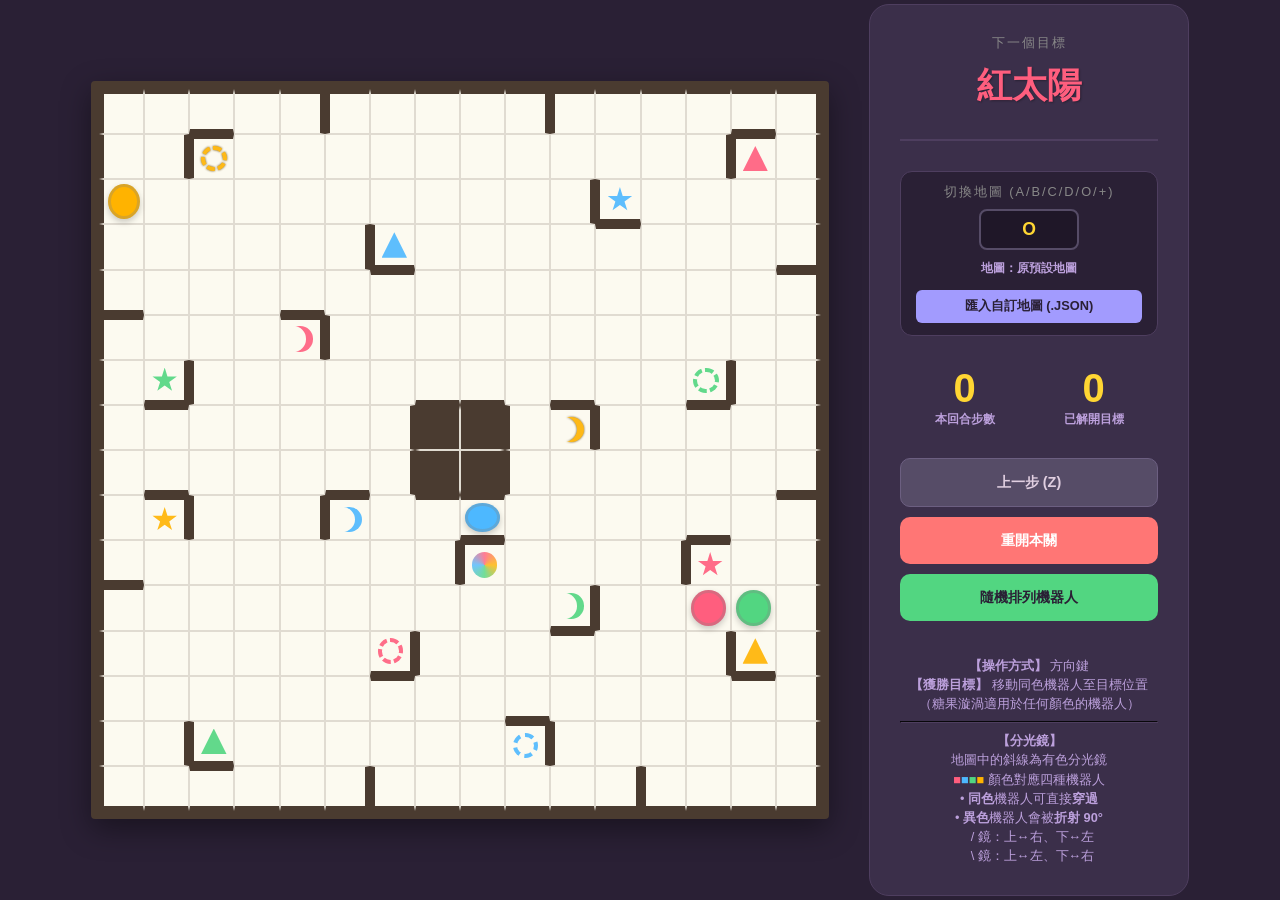
<file: index.html>
<!DOCTYPE html>
<html lang="zh-Hant">
<head>
    <meta charset="UTF-8">
    <meta name="viewport" content="width=device-width, initial-scale=1.0">
    <title>反射軌跡v2.9</title>
    <style>
        :root {
            /* 地圖配色鎖定 */
            --bg-candy: #2a2035; 
            --panel-candy: #3b2f4a; 
            --grid-candy: #fcfaf0; /* 奶油白底盤 */
            --grid-line: #e0dbd1; 
            --wall-candy: #4a3b30; /* 巧克力深棕牆壁 */
            
            /* 糖果色鎖定 */
            --rb-red: #ff5e7e;    
            --rb-blue: #4db8ff;   
            --rb-green: #52d681;  
            --rb-yellow: #ffb300; 
            
            --accent-gold: #ffd633;
            --board-size: 82vh;

            /* 機器人邊框：30% 灰色 */
            --rb-border: rgba(128, 128, 128, 0.3);
        }

        * { box-sizing: border-box; font-family: 'Segoe UI', 'Microsoft JhengHei', sans-serif; }

        body {
            background-color: var(--bg-candy); color: #fdfaf5;
            margin: 0; height: 100vh; display: flex; justify-content: center; align-items: center; overflow: hidden;
        }

        .main-container {
            display: flex; gap: 40px; padding: 20px; width: 100%; height: 100vh; align-items: center; justify-content: center;
        }

        /* 棋盤 */
        .board-section { flex: 0 0 var(--board-size); }
        #game-board {
            width: var(--board-size); height: var(--board-size);
            display: grid; grid-template-columns: repeat(16, 1fr); grid-template-rows: repeat(16, 1fr);
            background-color: var(--grid-candy); 
            border: 8px solid var(--wall-candy);
            border-radius: 4px;
            position: relative;
            box-shadow: 0 10px 30px rgba(0,0,0,0.4);
        }

        /* 儀表板 */
        .dashboard-section {
            flex: 0 0 320px; display: flex; flex-direction: column; gap: 20px;
            background: var(--panel-candy); padding: 30px; border-radius: 20px; border: 1px solid #4e3e5f;
        }

        .target-panel { text-align: center; padding-bottom: 20px; border-bottom: 2px solid #4e3e5f; }
        .target-title { font-size: 0.8rem; color: #888; letter-spacing: 2px; }
        #target-name { font-size: 2.2rem; font-weight: 900; margin: 10px 0; text-shadow: 1px 1px 2px rgba(0,0,0,0.3); }

        .stats-panel { display: flex; justify-content: space-around; padding: 10px 0; }
        .stat-item { text-align: center; }
        .stat-value { font-size: 2.5rem; font-weight: bold; color: var(--accent-gold); }
        .stat-label { font-size: 0.75rem; color: #bca0dc; font-weight: bold; }

        .controls { display: grid; grid-template-columns: 1fr; gap: 10px; }
        button {
            padding: 14px; font-size: 0.9rem; font-weight: bold; border: none; border-radius: 10px;
            cursor: pointer; transition: 0.2s; text-transform: uppercase;
        }
        .btn-undo { background: #564c67; color: #e1cfe1; border: 1px solid #6c5f81; }
        .btn-restart { background: #ff7675; color: white; }
        .btn-next { background: #52d681; color: #2a2035; }

        button:hover { filter: brightness(1.1); transform: translateY(-2px); }

        /* 格子與牆 */
        .cell { position: relative; border: 0.5px solid var(--grid-line); }
        .wall-top { border-top: 5px solid var(--wall-candy); }
        .wall-left { border-left: 5px solid var(--wall-candy); }
        .wall-bottom { border-bottom: 5px solid var(--wall-candy); }
        .wall-right { border-right: 5px solid var(--wall-candy); }
        .center-block { background-color: var(--wall-candy) !important; }

        /* 機器人 - 更新：30% 灰色邊框與選取放大 */
        .robot { 
            width: 82%; height: 82%; border-radius: 50%; position: absolute;
            top: 9%; left: 9%; z-index: 10; cursor: pointer;
            border: 3px solid var(--rb-border); /* 30% 灰色邊框 */
            box-shadow: 0 3px 6px rgba(0,0,0,0.2);
            transition: all 0.15s cubic-bezier(0.18, 0.89, 0.32, 1.28);
        }
        
        /* 選取狀態：變大 1.2 倍、強化發光 */
        .robot.selected { 
            transform: scale(1.2); 
            z-index: 20; 
            box-shadow: 0 0 15px rgba(255,255,255,0.6), 0 5px 15px rgba(0,0,0,0.3);
            border-color: rgba(255,255,255,0.8); /* 選取時邊框變亮一點以示區別 */
        }

        /* 目標圖案 */
        .target-icon { width: 65%; height: 65%; position: absolute; top: 17.5%; left: 17.5%; opacity: 0.9; pointer-events: none; }
        .icon-sun { border-radius: 50%; border: 4px dashed currentColor; }
        .icon-star { clip-path: polygon(50% 0%, 61% 35%, 98% 35%, 68% 57%, 79% 91%, 50% 70%, 21% 91%, 32% 57%, 2% 35%, 39% 35%); background: currentColor; }
        .icon-moon { border-radius: 50%; box-shadow: inset -7px 0 0 currentColor; }
        .icon-triangle { clip-path: polygon(50% 0%, 0% 100%, 100% 100%); background: currentColor; }
        .target-yellow { filter: drop-shadow(0 0 1px #634500); }

        .swirl { border-radius: 50%; background: conic-gradient(var(--rb-red), var(--rb-yellow), var(--rb-green), var(--rb-blue), var(--rb-red)); animation: spin 5s linear infinite; opacity: 0.8;}
        @keyframes spin { from { transform: rotate(0deg); } to { transform: rotate(360deg); } }

        @keyframes bounce { 0%, 100% { transform: scale(1); } 50% { transform: scale(1.2); } }
        .success-anim { animation: bounce 0.5s ease 2; }

        /* 地圖切換面版 */
        .map-selector-panel {
            background: #2a2035;
            border-radius: 12px;
            padding: 12px 15px;
            border: 1px solid #4e3e5f;
            display: flex;
            flex-direction: column;
            gap: 8px;
            align-items: center;
            margin-top: 10px;
        }
        .map-input {
            width: 100px;
            padding: 8px 12px;
            font-size: 1.1rem;
            font-weight: bold;
            text-align: center;
            border: 2px solid #564c67;
            border-radius: 8px;
            background: #1f1728;
            color: var(--accent-gold);
            outline: none;
            transition: all 0.2s;
            text-transform: uppercase;
        }
        .map-input:focus {
            border-color: var(--accent-gold);
            box-shadow: 0 0 8px rgba(255, 214, 51, 0.4);
        }
        #map-name-display {
            font-size: 0.75rem;
            color: #bca0dc;
            font-weight: bold;
            margin-top: 2px;
        }

        /* 斜角有色牆壁 */
        .diagonal-wall {
            position: absolute;
            top: 0;
            left: 0;
            width: 100%;
            height: 100%;
            pointer-events: none;
            z-index: 2;
        }
        .diagonal-wall.slash {
            background: linear-gradient(to top right, transparent calc(50% - 4px), var(--diag-color) calc(50% - 2px), var(--diag-color) calc(50% + 2px), transparent calc(50% + 4px));
            filter: drop-shadow(0 0 2px var(--diag-color));
        }
        .diagonal-wall.backslash {
            background: linear-gradient(to bottom right, transparent calc(50% - 4px), var(--diag-color) calc(50% - 2px), var(--diag-color) calc(50% + 2px), transparent calc(50% + 4px));
            filter: drop-shadow(0 0 2px var(--diag-color));
        }
    </style>
</head>
<body>

    <div class="main-container">
        <div class="board-section">
            <div id="game-board"></div>
        </div>

        <div class="dashboard-section">
            <div class="target-panel">
                <div class="target-title">下一個目標</div>
                <div id="target-name">--</div>
            </div>

            <div class="map-selector-panel">
                <div class="target-title">切換地圖 (A/B/C/D/O/+)</div>
                <input type="text" id="map-input" maxlength="1" class="map-input" placeholder="O" value="O">
                <div id="map-name-display">地圖：原預設地圖</div>
                <button onclick="document.getElementById('game-file-input').click()" style="margin-top: 5px; width: 100%; padding: 8px; font-size: 0.8rem; background: #a29bfe; color: #2a2035; border: none; border-radius: 6px; cursor: pointer; font-weight: bold;">匯入自訂地圖 (.json)</button>
                <input type="file" id="game-file-input" accept=".json,.txt" style="display: none;" onchange="importCustomMapGame(this)">
            </div>

            <div class="stats-panel">
                <div class="stat-item">
                    <div id="count-num" class="stat-value">0</div>
                    <div class="stat-label">本回合步數</div>
                </div>
                <div class="stat-item">
                    <div id="total-targets" class="stat-value">0</div>
                    <div class="stat-label">已解開目標</div>
                </div>
            </div>

            <div class="controls">
                <button class="btn-undo" onclick="undo()">上一步 (Z)</button>
                <button class="btn-restart" onclick="restartLevel()">重開本關</button>
                <button class="btn-next" onclick="skipLevel()">隨機排列機器人</button>
            </div>

            <div style="margin-top: 15px; color: #bca0dc; font-size: 0.8rem; line-height: 1.5; text-align: center;">
                <b>【操作方式】</b> 方向鍵<br>
                <b>【獲勝目標】</b> 移動同色機器人至目標位置<br>
                （糖果漩渦適用於任何顏色的機器人）<br>
                <hr style="border-color: #4e3e5f; margin: 8px 0;">
                <b>【分光鏡】</b><br>
                地圖中的斜線為有色分光鏡<br>
                <span style="color: #ff5e7e;">■</span><span style="color: #4db8ff;">■</span><span style="color: #52d681;">■</span><span style="color: #ffb300;">■</span> 顏色對應四種機器人<br>
                • <b>同色</b>機器人可直接<b>穿過</b><br>
                • <b>異色</b>機器人會被<b>折射 90°</b><br>
                &nbsp;&nbsp;/ 鏡：上↔右、下↔左<br>
                &nbsp;&nbsp;\ 鏡：上↔左、下↔右
            </div>
        </div>
    </div>

    <script>
        const COLORS = {
            red: '#ff5e7e',
            blue: '#4db8ff',
            green: '#52d681',
            yellow: '#ffb300' 
        };

        const MAP_SETS = {
            O: {
                name: '原預設地圖',
                map: [
                    [9, 1, 5, 1, 3, 9, 1, 1, 1, 3, 9, 1, 1, 1, 5, 3],
                    [8, 2, 9, 0, 0, 0, 0, 0, 0, 0, 0, 0, 0, 2, 9, 2],
                    [8, 0, 0, 0, 0, 0, 0, 0, 0, 0, 2, 12, 0, 0, 0, 2],
                    [8, 0, 0, 0, 0, 2, 12, 0, 0, 0, 0, 1, 0, 0, 0, 6],
                    [12, 0, 0, 0, 4, 0, 1, 0, 0, 0, 0, 0, 0, 0, 0, 3],
                    [9, 0, 0, 0, 3, 8, 0, 0, 0, 0, 0, 0, 0, 0, 0, 2],
                    [8, 6, 8, 0, 0, 0, 0, 4, 4, 0, 4, 0, 0, 6, 8, 2],
                    [8, 1, 0, 0, 0, 0, 2, 9, 3, 8, 3, 8, 0, 1, 0, 2],
                    [8, 4, 0, 0, 0, 4, 2, 12, 6, 8, 0, 0, 0, 0, 0, 6],
                    [8, 3, 8, 0, 2, 9, 0, 1, 5, 0, 0, 0, 0, 4, 0, 3],
                    [12, 0, 0, 0, 0, 0, 0, 2, 9, 0, 0, 0, 2, 9, 0, 2],
                    [9, 0, 0, 0, 0, 0, 0, 0, 0, 0, 6, 8, 0, 0, 0, 2],
                    [8, 0, 0, 0, 0, 0, 6, 8, 0, 0, 1, 0, 0, 2, 12, 2],
                    [8, 0, 0, 0, 0, 0, 1, 0, 0, 4, 0, 0, 0, 0, 1, 2],
                    [8, 2, 12, 0, 0, 0, 0, 0, 0, 3, 8, 0, 0, 0, 0, 2],
                    [12, 4, 5, 4, 4, 6, 12, 4, 4, 4, 4, 6, 12, 4, 4, 6]
                ],
                targets: [
                    { name: '黃太陽', color: '#ffb300', robot: 'yellow', type: 'icon-sun', r: 1, c: 2 },
                    { name: '黃星星', color: '#ffb300', robot: 'yellow', type: 'icon-star', r: 9, c: 1 },
                    { name: '黃月亮', color: '#ffb300', robot: 'yellow', type: 'icon-moon', r: 7, c: 10 },
                    { name: '黃三角', color: '#ffb300', robot: 'yellow', type: 'icon-triangle', r: 12, c: 14 },
                    { name: '紅太陽', color: '#ff5e7e', robot: 'red', type: 'icon-sun', r: 12, c: 6 },
                    { name: '紅星星', color: '#ff5e7e', robot: 'red', type: 'icon-star', r: 10, c: 13 },
                    { name: '紅月亮', color: '#ff5e7e', robot: 'red', type: 'icon-moon', r: 5, c: 4 },
                    { name: '紅三角', color: '#ff5e7e', robot: 'red', type: 'icon-triangle', r: 1, c: 14 },
                    { name: '藍太陽', color: '#4db8ff', robot: 'blue', type: 'icon-sun', r: 14, c: 9 },
                    { name: '藍星星', color: '#4db8ff', robot: 'blue', type: 'icon-star', r: 2, c: 11 },
                    { name: '藍月亮', color: '#4db8ff', robot: 'blue', type: 'icon-moon', r: 9, c: 5 },
                    { name: '藍三角', color: '#4db8ff', robot: 'blue', type: 'icon-triangle', r: 3, c: 6 },
                    { name: '綠太陽', color: '#52d681', robot: 'green', type: 'icon-sun', r: 6, c: 13 },
                    { name: '綠星星', color: '#52d681', robot: 'green', type: 'icon-star', r: 6, c: 1 },
                    { name: '綠月亮', color: '#52d681', robot: 'green', type: 'icon-moon', r: 11, c: 10 },
                    { name: '綠三角', color: '#52d681', robot: 'green', type: 'icon-triangle', r: 14, c: 2 },
                    { name: '糖果漩渦', color: 'swirl', robot: 'any', type: 'swirl', r: 10, c: 8 }
                ]
            },
            A: {
                name: '1A2A3A4A',
                map: [
                    [9,1,1,3,9,1,1,1,1,3,9,1,1,1,1,3],
                    [8,0,0,0,0,6,8,0,0,0,0,0,0,6,8,6],
                    [10,12,0,0,0,1,0,0,0,4,0,0,0,1,0,3],
                    [12,1,0,0,0,0,4,0,2,9,0,0,0,0,4,2],
                    [9,0,0,0,0,2,9,0,0,0,0,0,0,0,3,10],
                    [8,0,4,0,0,0,0,0,0,0,0,0,0,0,0,2],
                    [8,0,3,8,0,0,0,4,4,0,0,2,12,0,0,2],
                    [8,0,0,0,0,0,2,9,3,8,0,0,1,0,0,2],
                    [8,0,0,0,0,6,10,12,6,8,0,0,0,0,0,6],
                    [8,0,4,0,0,1,0,1,5,0,0,0,0,4,0,3],
                    [8,0,3,8,0,0,0,2,9,0,0,0,2,9,0,2],
                    [12,0,0,0,0,0,0,0,0,0,6,8,0,0,0,2],
                    [9,0,0,0,4,0,0,0,0,0,1,0,0,2,12,2],
                    [8,0,0,2,9,0,0,0,0,4,0,0,0,0,1,2],
                    [8,0,0,0,0,2,12,0,0,3,8,0,0,0,0,2],
                    [12,4,4,4,6,12,5,4,4,4,4,6,12,4,4,6]
                ],
                targets: [
                    { name: '黃三角', color: '#ffb300', robot: 'yellow', type: 'icon-triangle', r: 12, c: 14 },
                    { name: '紅星星', color: '#ff5e7e', robot: 'red', type: 'icon-star', r: 10, c: 13 },
                    { name: '藍太陽', color: '#4db8ff', robot: 'blue', type: 'icon-sun', r: 14, c: 9 },
                    { name: '綠月亮', color: '#52d681', robot: 'green', type: 'icon-moon', r: 11, c: 10 },
                    { name: '糖果漩渦', color: 'swirl', robot: 'any', type: 'swirl', r: 10, c: 8 },
                    { name: '綠三角', color: '#52d681', robot: 'green', type: 'icon-triangle', r: 1, c: 13 },
                    { name: '紅太陽', color: '#ff5e7e', robot: 'red', type: 'icon-sun', r: 4, c: 14 },
                    { name: '藍月亮', color: '#4db8ff', robot: 'blue', type: 'icon-moon', r: 3, c: 9 },
                    { name: '黃太陽', color: '#ffb300', robot: 'yellow', type: 'icon-sun', r: 4, c: 6 },
                    { name: '黃星星', color: '#ffb300', robot: 'yellow', type: 'icon-star', r: 6, c: 12 },
                    { name: '紅月亮', color: '#ff5e7e', robot: 'red', type: 'icon-moon', r: 2, c: 1 },
                    { name: '綠星星', color: '#52d681', robot: 'green', type: 'icon-star', r: 1, c: 5 },
                    { name: '藍三角', color: '#4db8ff', robot: 'blue', type: 'icon-triangle', r: 6, c: 2 },
                    { name: '紅三角', color: '#ff5e7e', robot: 'red', type: 'icon-triangle', r: 8, c: 5 },
                    { name: '黃月亮', color: '#ffb300', robot: 'yellow', type: 'icon-moon', r: 14, c: 6 },
                    { name: '綠太陽', color: '#52d681', robot: 'green', type: 'icon-sun', r: 13, c: 4 },
                    { name: '藍星星', color: '#4db8ff', robot: 'blue', type: 'icon-star', r: 10, c: 2 }
                ]
            },
            B: {
                name: '3B2B1B4B',
                map: [
                    [9,1,5,1,3,9,1,1,1,3,9,1,1,1,5,3],
                    [8,2,9,0,0,0,0,0,0,0,0,0,0,2,9,2],
                    [8,0,0,0,0,0,0,0,0,0,2,12,0,0,0,2],
                    [8,0,0,0,0,2,12,0,0,0,0,1,0,0,0,6],
                    [12,0,0,0,4,0,1,0,0,0,0,0,0,0,0,3],
                    [9,0,0,0,3,8,0,0,0,0,0,0,0,0,0,2],
                    [8,6,8,0,0,0,0,4,4,0,4,0,0,6,8,2],
                    [8,1,0,0,0,0,2,9,3,8,3,8,4,1,0,2],
                    [8,4,0,0,0,4,2,12,6,8,0,2,9,0,0,2],
                    [8,3,8,0,2,9,0,1,1,2,12,0,0,0,0,2],
                    [12,0,0,0,0,0,0,0,0,0,1,0,0,0,0,6],
                    [9,0,0,0,0,0,0,0,0,6,8,0,0,0,4,3],
                    [8,0,0,0,0,0,6,8,0,1,0,0,0,0,3,10],
                    [8,0,0,0,0,0,1,0,0,0,0,0,0,4,0,2],
                    [8,2,12,0,0,0,0,0,0,0,0,0,2,9,0,2],
                    [12,4,5,4,4,6,12,4,4,4,6,12,4,4,4,6]
                ],
                targets: [
                    { name: '黃太陽', color: '#ffb300', robot: 'yellow', type: 'icon-sun', r: 1, c: 2 },
                    { name: '黃星星', color: '#ffb300', robot: 'yellow', type: 'icon-star', r: 9, c: 1 },
                    { name: '黃月亮', color: '#ffb300', robot: 'yellow', type: 'icon-moon', r: 7, c: 10 },
                    { name: '紅太陽', color: '#ff5e7e', robot: 'red', type: 'icon-sun', r: 12, c: 6 },
                    { name: '紅月亮', color: '#ff5e7e', robot: 'red', type: 'icon-moon', r: 5, c: 4 },
                    { name: '紅三角', color: '#ff5e7e', robot: 'red', type: 'icon-triangle', r: 1, c: 14 },
                    { name: '藍星星', color: '#4db8ff', robot: 'blue', type: 'icon-star', r: 2, c: 11 },
                    { name: '藍月亮', color: '#4db8ff', robot: 'blue', type: 'icon-moon', r: 9, c: 5 },
                    { name: '藍三角', color: '#4db8ff', robot: 'blue', type: 'icon-triangle', r: 3, c: 6 },
                    { name: '綠太陽', color: '#52d681', robot: 'green', type: 'icon-sun', r: 6, c: 13 },
                    { name: '綠星星', color: '#52d681', robot: 'green', type: 'icon-star', r: 6, c: 1 },
                    { name: '綠三角', color: '#52d681', robot: 'green', type: 'icon-triangle', r: 14, c: 2 },
                    { name: '紅太陽', color: '#ff5e7e', robot: 'red', type: 'icon-sun', r: 14, c: 13 },
                    { name: '綠月亮', color: '#52d681', robot: 'green', type: 'icon-moon', r: 12, c: 14 },
                    { name: '黃三角', color: '#ffb300', robot: 'yellow', type: 'icon-triangle', r: 11, c: 9 },
                    { name: '藍太陽', color: '#4db8ff', robot: 'blue', type: 'icon-sun', r: 9, c: 10 },
                    { name: '糖果漩渦', color: 'swirl', robot: 'any', type: 'swirl', r: 8, c: 12 }
                ]
            },
            C: {
                name: '1C2C3C4C',
                map: [
                    [9,1,1,1,1,3,9,1,3,9,1,5,1,1,1,3],
                    [8,0,0,4,0,0,0,0,0,0,2,9,0,0,0,6],
                    [8,0,2,9,0,0,0,0,0,0,0,0,0,0,4,3],
                    [12,0,4,0,2,12,0,0,0,0,0,0,0,0,3,10],
                    [9,0,3,8,0,1,0,0,0,6,8,0,0,0,0,2],
                    [8,0,0,0,6,8,0,0,0,1,0,0,0,0,0,2],
                    [8,0,0,0,1,0,0,4,4,0,0,2,12,0,0,2],
                    [8,0,0,0,0,0,2,9,3,8,0,0,1,0,0,2],
                    [8,0,0,0,0,0,2,12,6,8,0,0,0,0,0,2],
                    [8,0,0,0,0,0,0,1,1,0,0,0,0,2,12,2],
                    [8,4,0,0,2,12,0,0,0,6,8,0,4,0,1,2],
                    [10,9,0,0,0,1,4,0,0,1,0,2,9,0,0,6],
                    [8,0,0,0,0,0,3,8,4,0,0,0,0,0,0,3],
                    [12,0,0,0,0,0,0,2,9,0,4,0,0,0,0,2],
                    [9,0,0,6,8,0,0,0,0,0,3,8,0,0,0,2],
                    [12,4,4,5,4,6,12,4,4,4,4,4,6,12,4,6]
                ],
                targets: [
                    { name: '綠三角', color: '#52d681', robot: 'green', type: 'icon-triangle', r: 3, c: 14 },
                    { name: '紅太陽', color: '#ff5e7e', robot: 'red', type: 'icon-sun', r: 1, c: 11 },
                    { name: '藍三角', color: '#4db8ff', robot: 'blue', type: 'icon-triangle', r: 3, c: 5 },
                    { name: '黃太陽', color: '#ffb300', robot: 'yellow', type: 'icon-sun', r: 2, c: 3 },
                    { name: '紅月亮', color: '#ff5e7e', robot: 'red', type: 'icon-moon', r: 4, c: 2 },
                    { name: '綠星星', color: '#52d681', robot: 'green', type: 'icon-star', r: 5, c: 4 },
                    { name: '黃星星', color: '#ffb300', robot: 'yellow', type: 'icon-star', r: 6, c: 12 },
                    { name: '黃三角', color: '#ffb300', robot: 'yellow', type: 'icon-triangle', r: 9, c: 14 },
                    { name: '紅星星', color: '#ff5e7e', robot: 'red', type: 'icon-star', r: 11, c: 12 },
                    { name: '藍太陽', color: '#4db8ff', robot: 'blue', type: 'icon-sun', r: 14, c: 10 },
                    { name: '糖果漩渦', color: 'swirl', robot: 'any', type: 'swirl', r: 13, c: 8 },
                    { name: '藍星星', color: '#4db8ff', robot: 'blue', type: 'icon-star', r: 12, c: 6 },
                    { name: '藍月亮', color: '#4db8ff', robot: 'blue', type: 'icon-moon', r: 4, c: 9 },
                    { name: '紅三角', color: '#ff5e7e', robot: 'red', type: 'icon-triangle', r: 14, c: 3 },
                    { name: '黃月亮', color: '#ffb300', robot: 'yellow', type: 'icon-moon', r: 10, c: 5 },
                    { name: '綠太陽', color: '#52d681', robot: 'green', type: 'icon-sun', r: 11, c: 1 },
                    { name: '綠月亮', color: '#52d681', robot: 'green', type: 'icon-moon', r: 10, c: 9 }
                ]
            },
            D: {
                name: '1D2D3D4D',
                map: [
                    [9,1,3,9,1,1,1,1,1,3,9,1,5,1,1,3],
                    [8,0,0,0,0,0,4,0,0,0,0,0,3,8,0,2],
                    [8,0,0,0,0,6,9,0,0,6,8,0,0,0,0,2],
                    [8,0,0,0,0,1,0,0,2,9,0,0,0,0,0,2],
                    [8,0,0,0,0,0,0,0,0,0,0,0,0,0,0,2],
                    [10,12,0,0,0,0,0,0,0,0,0,0,0,0,0,6],
                    [12,1,0,0,4,0,0,4,4,0,2,12,0,0,0,3],
                    [9,0,0,0,3,8,2,9,3,8,4,1,0,0,0,2],
                    [8,0,4,0,0,0,2,12,6,10,9,0,0,0,0,6],
                    [8,0,3,8,0,0,0,1,1,0,0,0,0,0,4,3],
                    [12,0,0,0,0,2,12,0,0,0,0,0,0,2,9,2],
                    [9,0,0,0,0,0,1,0,0,0,0,0,4,0,0,2],
                    [8,0,0,0,6,8,0,0,0,0,0,0,3,12,0,2],
                    [8,0,0,2,9,0,0,0,0,6,8,0,0,1,0,2],
                    [8,0,0,0,0,0,0,0,0,1,0,0,0,0,0,2],
                    [12,4,6,12,4,4,4,4,4,4,6,12,4,4,4,6]
                ],
                targets: [
                    { name: '紅星星', color: '#ff5e7e', robot: 'red', type: 'icon-star', r: 10, c: 14 },
                    { name: '藍太陽', color: '#4db8ff', robot: 'blue', type: 'icon-sun', r: 12, c: 13 },
                    { name: '綠月亮', color: '#52d681', robot: 'green', type: 'icon-moon', r: 12, c: 12 },
                    { name: '黃三角', color: '#ffb300', robot: 'yellow', type: 'icon-triangle', r: 13, c: 9 },
                    { name: '糖果漩渦', color: 'swirl', robot: 'any', type: 'swirl', r: 8, c: 10 },
                    { name: '黃星星', color: '#ffb300', robot: 'yellow', type: 'icon-star', r: 6, c: 11 },
                    { name: '紅太陽', color: '#ff5e7e', robot: 'red', type: 'icon-sun', r: 1, c: 12 },
                    { name: '藍月亮', color: '#4db8ff', robot: 'blue', type: 'icon-moon', r: 3, c: 9 },
                    { name: '綠三角', color: '#52d681', robot: 'green', type: 'icon-triangle', r: 2, c: 9 },
                    { name: '黃太陽', color: '#ffb300', robot: 'yellow', type: 'icon-sun', r: 2, c: 6 },
                    { name: '綠星星', color: '#52d681', robot: 'green', type: 'icon-star', r: 2, c: 5 },
                    { name: '藍三角', color: '#4db8ff', robot: 'blue', type: 'icon-triangle', r: 7, c: 4 },
                    { name: '紅月亮', color: '#ff5e7e', robot: 'red', type: 'icon-moon', r: 5, c: 1 },
                    { name: '黃月亮', color: '#ffb300', robot: 'yellow', type: 'icon-moon', r: 10, c: 6 },
                    { name: '藍星星', color: '#4db8ff', robot: 'blue', type: 'icon-star', r: 9, c: 2 },
                    { name: '綠太陽', color: '#52d681', robot: 'green', type: 'icon-sun', r: 13, c: 4 },
                    { name: '紅三角', color: '#ff5e7e', robot: 'red', type: 'icon-triangle', r: 12, c: 4 }
                ]
            },
            '+': {
                name: '1D2D3D4D+',
                map: [
                    [9, 1, 1, 1, 1, 3, 9, 1, 3, 9, 1, 1, 1, 1, 1, 3],
                    [8, 0, 0, 0, 160, 0, 0, 0, 0, 2, 12, 0, 0, 0, 0, 2],
                    [8, 4, 0, 0, 0, 0, 0, 0, 0, 0, 1, 0, 6, 8, 32, 2],
                    [10, 9, 0, 0, 0, 0, 0, 0, 0, 160, 0, 2, 9, 0, 0, 2],
                    [8, 0, 0, 0, 0, 0, 6, 8, 0, 0, 0, 0, 0, 0, 0, 6],
                    [12, 0, 4, 0, 0, 0, 1, 2, 12, 0, 0, 0, 0, 4, 0, 3],
                    [9, 0, 3, 12, 0, 0, 0, 4, 5, 0, 0, 0, 0, 3, 8, 2],
                    [8, 0, 0, 1, 0, 208, 2, 9, 3, 8, 0, 0, 0, 0, 0, 2],
                    [8, 0, 0, 0, 32, 0, 2, 12, 6, 8, 0, 0, 0, 0, 0, 2],
                    [8, 2, 12, 0, 0, 0, 0, 1, 1, 0, 6, 8, 0, 0, 0, 2],
                    [8, 0, 3, 8, 0, 0, 0, 4, 0, 0, 1, 0, 4, 0, 0, 2],
                    [8, 0, 0, 0, 0, 0, 2, 9, 0, 0, 0, 0, 3, 12, 0, 2],
                    [12, 0, 0, 0, 0, 0, 0, 0, 0, 212, 0, 0, 0, 1, 0, 6],
                    [9, 80, 0, 0, 0, 0, 0, 0, 2, 9, 0, 0, 0, 0, 0, 3],
                    [8, 0, 0, 0, 0, 6, 8, 0, 0, 0, 0, 80, 0, 0, 0, 2],
                    [12, 4, 4, 4, 4, 5, 6, 12, 4, 4, 6, 12, 4, 4, 4, 6]
                ],
                targets: [
                    { name: '黃三角', color: '#ffb300', robot: 'yellow', type: 'icon-triangle', r: 6, c: 13 },
                    { name: '藍太陽', color: '#4db8ff', robot: 'blue', type: 'icon-sun', r: 2, c: 12 },
                    { name: '綠月亮', color: '#52d681', robot: 'green', type: 'icon-moon', r: 3, c: 12 },
                    { name: '紅星星', color: '#ff5e7e', robot: 'red', type: 'icon-star', r: 1, c: 10 },
                    { name: '糖果漩渦', color: 'swirl', robot: 'any', type: 'swirl', r: 5, c: 8 },
                    { name: '黃星星', color: '#ffb300', robot: 'yellow', type: 'icon-star', r: 4, c: 6 },
                    { name: '紅太陽', color: '#ff5e7e', robot: 'red', type: 'icon-sun', r: 3, c: 1 },
                    { name: '藍月亮', color: '#4db8ff', robot: 'blue', type: 'icon-moon', r: 6, c: 3 },
                    { name: '綠三角', color: '#52d681', robot: 'green', type: 'icon-triangle', r: 6, c: 2 },
                    { name: '黃太陽', color: '#ffb300', robot: 'yellow', type: 'icon-sun', r: 9, c: 2 },
                    { name: '綠星星', color: '#52d681', robot: 'green', type: 'icon-star', r: 10, c: 2 },
                    { name: '紅月亮', color: '#ff5e7e', robot: 'red', type: 'icon-moon', r: 14, c: 5 },
                    { name: '藍星星', color: '#4db8ff', robot: 'blue', type: 'icon-star', r: 13, c: 9 },
                    { name: '藍三角', color: '#4db8ff', robot: 'blue', type: 'icon-triangle', r: 11, c: 7 },
                    { name: '綠太陽', color: '#52d681', robot: 'green', type: 'icon-sun', r: 11, c: 13 },
                    { name: '紅三角', color: '#ff5e7e', robot: 'red', type: 'icon-triangle', r: 11, c: 12 },
                    { name: '黃月亮', color: '#ffb300', robot: 'yellow', type: 'icon-moon', r: 9, c: 10 }
                ]
            }
        };

        let MAP_DATA = [];
        let TARGET_DATA = [];

        let robots = [
            { id: 'red', r: 0, c: 0, color: COLORS.red },
            { id: 'blue', r: 0, c: 15, color: COLORS.blue },
            { id: 'green', r: 15, c: 0, color: COLORS.green },
            { id: 'yellow', r: 15, c: 15, color: COLORS.yellow }
        ];

        let currentTarget, selectedRobot = null, moveCount = 0, solvedCount = 0;
        let history = [], turnInitialPos = [];

        function loadMap(key) {
            const upKey = key.toUpperCase();
            if (!MAP_SETS[upKey]) return;

            MAP_DATA = MAP_SETS[upKey].map;
            TARGET_DATA = MAP_SETS[upKey].targets;

            const board = document.getElementById('game-board');
            board.innerHTML = '';
            for(let r=0; r<16; r++) {
                for(let c=0; c<16; c++) {
                    const cell = document.createElement('div');
                    cell.className = 'cell'; cell.id = `cell-${r}-${c}`;
                    const v = MAP_DATA[r][c];
                    if(v & 1) cell.classList.add('wall-top');
                    if(v & 2) cell.classList.add('wall-right');
                    if(v & 4) cell.classList.add('wall-bottom');
                    if(v & 8) cell.classList.add('wall-left');
                    if((r===7||r===8)&&(c===7||c===8)) cell.classList.add('center-block');

                    // 繪製斜角牆
                    const diagType = (v >> 4) & 3;
                    const diagColorIdx = (v >> 6) & 3;
                    if (diagType > 0) {
                        const diagWall = document.createElement('div');
                        diagWall.className = `diagonal-wall ${diagType === 1 ? 'slash' : 'backslash'}`;
                        const colorsList = ['red', 'blue', 'green', 'yellow'];
                        const colorKey = colorsList[diagColorIdx];
                        diagWall.style.setProperty('--diag-color', COLORS[colorKey]);
                        cell.appendChild(diagWall);
                    }

                    const t = TARGET_DATA.find(x => x.r === r && x.c === c);
                    if(t) {
                        const icon = document.createElement('div');
                        icon.className = `target-icon ${t.type} ${t.color === COLORS.yellow || t.color === '#ffb300' ? 'target-yellow' : ''}`;
                        if(t.color !== 'swirl') icon.style.color = t.color;
                        cell.appendChild(icon);
                    }
                    board.appendChild(cell);
                }
            }

            // 建立並附加 SVG 軌跡層
            const svg = document.createElementNS('http://www.w3.org/2000/svg', 'svg');
            svg.id = 'trajectory-svg';
            svg.setAttribute('viewBox', '0 0 16 16');
            svg.style.position = 'absolute';
            svg.style.top = '0';
            svg.style.left = '0';
            svg.style.width = '100%';
            svg.style.height = '100%';
            svg.style.pointerEvents = 'none';
            svg.style.zIndex = '5';
            svg.innerHTML = `
                <defs>
                    <filter id="glow" filterUnits="userSpaceOnUse" x="0" y="0" width="16" height="16">
                        <feGaussianBlur stdDeviation="0.12" result="blur" />
                        <feComposite in="SourceGraphic" in2="blur" operator="over" />
                    </filter>
                </defs>
            `;
            board.appendChild(svg);

            // Update Input and display
            const mapInput = document.getElementById('map-input');
            if (mapInput && mapInput.value.toUpperCase() !== upKey) {
                mapInput.value = upKey === 'CUSTOM' ? '' : upKey;
            }
            const mapNameDisplay = document.getElementById('map-name-display');
            if (mapNameDisplay) {
                mapNameDisplay.innerText = `地圖：${MAP_SETS[upKey].name}`;
            }

            // Reset level state
            solvedCount = 0;
            moveCount = 0;
            history = [];
            selectedRobot = null;

            document.getElementById('total-targets').innerText = solvedCount;
            document.getElementById('count-num').innerText = moveCount;

            randomizeRobots();
            pickTarget();
            drawTrajectories();
        }

        function importCustomMapGame(input) {
            const file = input.files[0];
            if (!file) return;
            const reader = new FileReader();
            reader.onload = function(e) {
                try {
                    const parsed = JSON.parse(e.target.result);
                    if (parsed.map && Array.isArray(parsed.map) && parsed.targets && Array.isArray(parsed.targets)) {
                        let mapName = parsed.name || file.name.substring(0, file.name.lastIndexOf('.')) || '自訂地圖';
                        MAP_SETS['CUSTOM'] = {
                            name: mapName,
                            map: parsed.map,
                            targets: parsed.targets
                        };
                        loadMap('CUSTOM');
                    } else {
                        alert('檔案格式錯誤，必須包含地圖與目標數據。');
                    }
                } catch(err) {
                    alert('無法解析檔案內容，請確保它是合法的地圖 JSON 文字格式。');
                }
            };
            reader.readAsText(file);
        }

        function init() {
            const mapInput = document.getElementById('map-input');
            mapInput.addEventListener('input', (e) => {
                const val = e.target.value.trim().toUpperCase();
                if (['A', 'B', 'C', 'D', 'O', '+'].includes(val)) {
                    loadMap(val);
                }
            });
            loadMap('O');
        }

        function randomizeRobots() {
            const forbidden = TARGET_DATA.map(t => `${t.r}-${t.c}`);
            for(let i=7; i<=8; i++) for(let j=7; j<=8; j++) forbidden.push(`${i}-${j}`);
            robots.forEach(rb => {
                let r, c;
                do {
                    r = Math.floor(Math.random()*16); c = Math.floor(Math.random()*16);
                } while (forbidden.includes(`${r}-${c}`) || robots.some(o => o !== rb && o.r === r && o.c === c));
                rb.r = r; rb.c = c;
            });
            turnInitialPos = JSON.parse(JSON.stringify(robots));
            renderRobots();
        }

        function renderRobots() {
            document.querySelectorAll('.robot').forEach(el => el.remove());
            robots.forEach(rb => {
                const cell = document.getElementById(`cell-${rb.r}-${rb.c}`);
                const div = document.createElement('div');
                div.className = 'robot' + (selectedRobot === rb ? ' selected' : '');
                div.style.backgroundColor = rb.color;
                div.onclick = (e) => { e.stopPropagation(); selectedRobot = rb; renderRobots(); };
                cell.appendChild(div);
            });
        }

        function pickTarget() {
            let next;
            do {
                next = TARGET_DATA[Math.floor(Math.random()*TARGET_DATA.length)];
            } while (
                next === currentTarget ||
                robots.some(rb => rb.r === next.r && rb.c === next.c)
            );
            currentTarget = next;
            const nameEl = document.getElementById('target-name');
            nameEl.innerText = currentTarget.name;
            nameEl.style.color = currentTarget.color === 'swirl' ? '#fff' : currentTarget.color;
            nameEl.classList.remove('success-anim');
        }

        function move(dir) {
            if(!selectedRobot) return;
            const from = {r: selectedRobot.r, c: selectedRobot.c};
            let r = from.r, c = from.c;
            
            const getOffset = (d) => {
                return {
                    'top': [-1,0,1,4],
                    'right': [0,1,2,8],
                    'bottom': [1,0,4,1],
                    'left': [0,-1,8,2]
                }[d];
            };
            
            let offset = getOffset(dir);
            const visited = new Set();
            const path = [{r: r, c: c}];
            
            while(true) {
                const stateKey = `${r},${c},${dir}`;
                if (visited.has(stateKey)) break;
                visited.add(stateKey);

                if(MAP_DATA[r][c] & offset[2]) break;
                let nr = r + offset[0], nc = c + offset[1];
                if(nr < 0 || nr > 15 || nc < 0 || nc > 15 || (nr>=7 && nr<=8 && nc>=7 && nc<=8) || robots.some(o => o.r === nr && o.c === nc)) break;
                
                if(MAP_DATA[nr][nc] & offset[3]) break;
                r = nr; c = nc;
                path.push({r: r, c: c});
                
                // 檢查此格子是否有斜角牆反射
                const v = MAP_DATA[r][c];
                const diagType = (v >> 4) & 3;
                const diagColorIdx = (v >> 6) & 3;
                
                if (diagType > 0) {
                    const colorsList = ['red', 'blue', 'green', 'yellow'];
                    const wallColor = colorsList[diagColorIdx];
                    // 如果機器人顏色與牆壁不同，則折射
                    if (selectedRobot.id !== wallColor) {
                        if (diagType === 2) { // slash / (2 代表 slash)
                            if (dir === 'top') dir = 'right';
                            else if (dir === 'bottom') dir = 'left';
                            else if (dir === 'left') dir = 'bottom';
                            else if (dir === 'right') dir = 'top';
                        } else if (diagType === 1) { // backslash \ (1 代表 backslash)
                            if (dir === 'top') dir = 'left';
                            else if (dir === 'bottom') dir = 'right';
                            else if (dir === 'left') dir = 'top';
                            else if (dir === 'right') dir = 'bottom';
                        }
                        offset = getOffset(dir);
                    }
                }
            }

            if(r !== from.r || c !== from.c) {
                history.push({id: selectedRobot.id, from: {...from}, path: path});
                selectedRobot.r = r; selectedRobot.c = c;
                moveCount++;
                updateUI();
                checkWin();
            }
        }

        function checkWin() {
            if(selectedRobot.r === currentTarget.r && selectedRobot.c === currentTarget.c) {
                if(currentTarget.robot === 'any' || selectedRobot.id === currentTarget.robot) {
                    solvedCount++;
                    document.getElementById('total-targets').innerText = solvedCount;
                    document.getElementById('target-name').classList.add('success-anim');
                    
                    const activeRb = selectedRobot;
                    selectedRobot = null;
                    
                    setTimeout(() => {
                        moveCount = 0;
                        document.getElementById('count-num').innerText = "0";
                        history = [];
                        turnInitialPos = JSON.parse(JSON.stringify(robots));
                        selectedRobot = activeRb;
                        pickTarget();
                        renderRobots();
                        drawTrajectories();
                    }, 800);
                }
            }
        }

        function undo() {
            if(history.length === 0) return;
            const last = history.pop();
            const rb = robots.find(x => x.id === last.id);
            rb.r = last.from.r; rb.c = last.from.c;
            moveCount--;
            updateUI();
        }

        function restartLevel() {
            robots = JSON.parse(JSON.stringify(turnInitialPos));
            moveCount = 0;
            history = [];
            selectedRobot = null;
            updateUI();
        }

        function skipLevel() {
            randomizeRobots();
            moveCount = 0;
            history = [];
            selectedRobot = null;
            updateUI();
            pickTarget();
        }

        function updateUI() {
            document.getElementById('count-num').innerText = moveCount;
            renderRobots();
            drawTrajectories();
        }

        // 繪製軌跡線的 SVG 函數（已停用軌跡顯示）
        function drawTrajectories() {
            const svg = document.getElementById('trajectory-svg');
            if (!svg) return;
            // 清除現有的軌跡路徑與圓點（不再重新繪製）
            const trails = svg.querySelectorAll('path, circle');
            trails.forEach(t => t.remove());
        }

        window.onload = init;
        window.onkeydown = (e) => {
            if (document.activeElement.tagName === 'INPUT') return;
            const k = {'arrowup':'top','arrowdown':'bottom','arrowleft':'left','arrowright':'right'}[e.key.toLowerCase()];
            if(k) { e.preventDefault(); move(k); }
            if(e.key.toLowerCase() === 'z') undo();
        };
    </script>
</body>
</html>
</file>
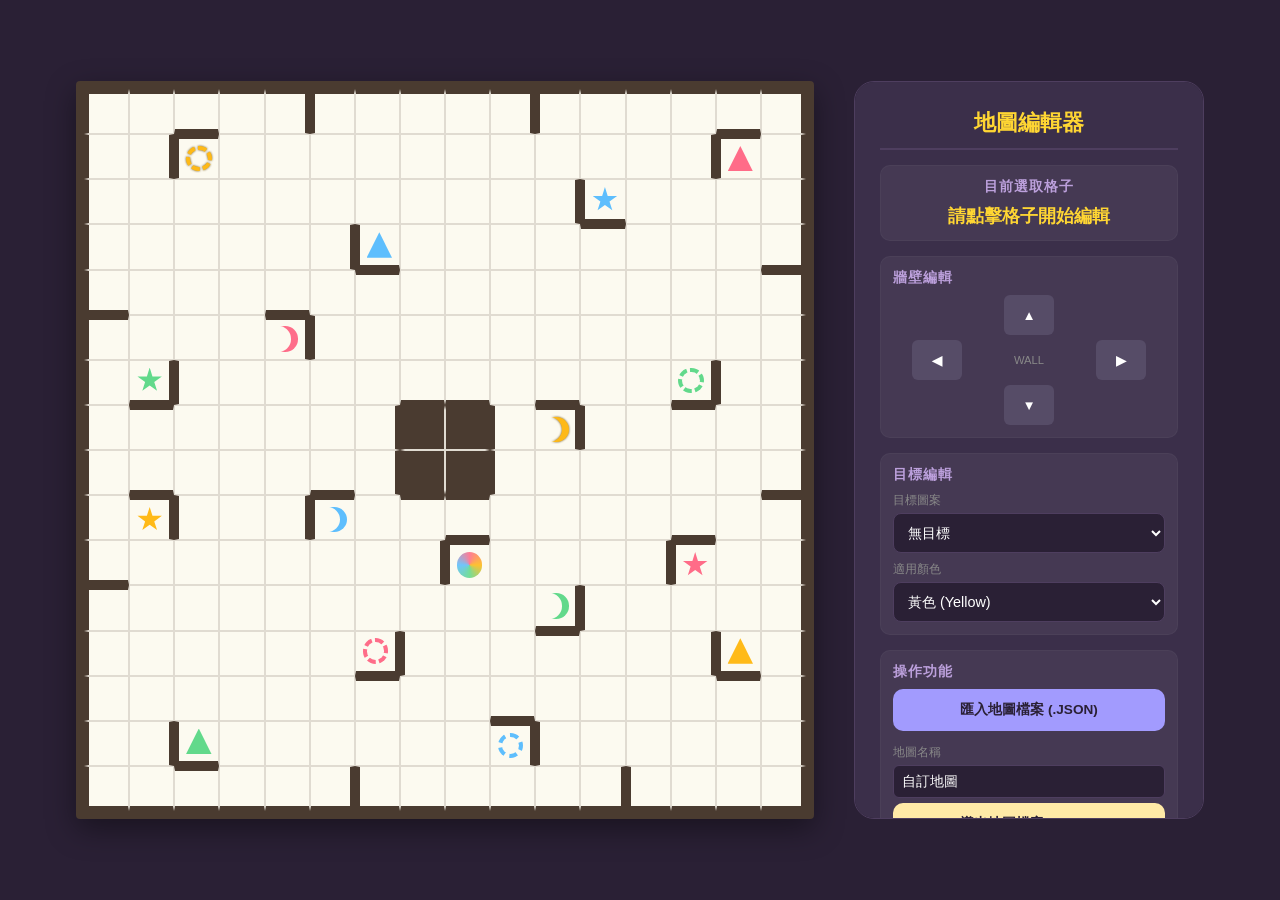
<file: map地圖編輯器.html>
<!DOCTYPE html>
<html lang="zh-Hant">
<head>
    <meta charset="UTF-8">
    <meta name="viewport" content="width=device-width, initial-scale=1.0">
    <title>反射軌跡v2.6 - 地圖編輯器</title>
    <style>
        :root {
            --bg-candy: #2a2035; 
            --panel-candy: #3b2f4a; 
            --grid-candy: #fcfaf0; /* 奶油白底盤 */
            --grid-line: #e0dbd1; 
            --wall-candy: #4a3b30; /* 巧克力深棕牆壁 */
            
            --rb-red: #ff5e7e;    
            --rb-blue: #4db8ff;   
            --rb-green: #52d681;  
            --rb-yellow: #ffb300; 
            
            --accent-gold: #ffd633;
            --board-size: 82vh;
            --accent-purple: #a29bfe;
        }

        * { box-sizing: border-box; font-family: 'Segoe UI', 'Microsoft JhengHei', sans-serif; }

        body {
            background-color: var(--bg-candy); color: #fdfaf5;
            margin: 0; height: 100vh; display: flex; justify-content: center; align-items: center; overflow: hidden;
        }

        .main-container {
            display: flex; gap: 40px; padding: 20px; width: 100%; height: 100vh; align-items: center; justify-content: center;
        }

        /* 棋盤 */
        .board-section { flex: 0 0 var(--board-size); }
        #editor-board {
            width: var(--board-size); height: var(--board-size);
            display: grid; grid-template-columns: repeat(16, 1fr); grid-template-rows: repeat(16, 1fr);
            background-color: var(--grid-candy); 
            border: 8px solid var(--wall-candy);
            border-radius: 4px;
            position: relative;
            box-shadow: 0 10px 30px rgba(0,0,0,0.4);
        }

        /* 儀表板 / 側邊欄 */
        .editor-panel {
            flex: 0 0 350px; display: flex; flex-direction: column; gap: 15px;
            background: var(--panel-candy); padding: 25px; border-radius: 20px; border: 1px solid #4e3e5f;
            height: var(--board-size); overflow-y: auto;
        }

        .panel-title {
            text-align: center; font-size: 1.4rem; font-weight: bold;
            color: var(--accent-gold); border-bottom: 2px solid #4e3e5f; padding-bottom: 10px; margin: 0;
        }

        .section-title {
            font-size: 0.85rem; color: #bca0dc; font-weight: bold; margin-bottom: 8px; text-transform: uppercase; letter-spacing: 1px;
        }

        .control-group {
            background: rgba(255,255,255,0.05); padding: 12px; border-radius: 10px; border: 1px solid rgba(255,255,255,0.03);
        }

        /* 格子與牆壁的樣式 */
        .cell {
            position: relative; border: 0.5px solid var(--grid-line); cursor: pointer;
            transition: background-color 0.15s;
        }
        .cell:hover {
            background-color: rgba(162, 155, 254, 0.15);
        }
        .cell.selected {
            background-color: rgba(255, 214, 51, 0.2) !important;
            outline: 2px solid var(--accent-gold);
            outline-offset: -2px;
            z-index: 5;
        }

        .wall-top { border-top: 5px solid var(--wall-candy); }
        .wall-left { border-left: 5px solid var(--wall-candy); }
        .wall-bottom { border-bottom: 5px solid var(--wall-candy); }
        .wall-right { border-right: 5px solid var(--wall-candy); }
        .center-block { background-color: var(--wall-candy) !important; }

        /* 目標圖案 */
        .target-icon { width: 65%; height: 65%; position: absolute; top: 17.5%; left: 17.5%; opacity: 0.9; pointer-events: none; }
        .icon-sun { border-radius: 50%; border: 4px dashed currentColor; }
        .icon-star { clip-path: polygon(50% 0%, 61% 35%, 98% 35%, 68% 57%, 79% 91%, 50% 70%, 21% 91%, 32% 57%, 2% 35%, 39% 35%); background: currentColor; }
        .icon-moon { border-radius: 50%; box-shadow: inset -7px 0 0 currentColor; }
        .icon-triangle { clip-path: polygon(50% 0%, 0% 100%, 100% 100%); background: currentColor; }
        .target-yellow { filter: drop-shadow(0 0 1px #634500); }

        .swirl { 
            border-radius: 50%; 
            background: conic-gradient(var(--rb-red), var(--rb-yellow), var(--rb-green), var(--rb-blue), var(--rb-red)); 
            opacity: 0.8;
        }

        /* 牆面控制按鈕配置 */
        .wall-controls {
            display: grid; grid-template-columns: repeat(3, 1fr); gap: 5px; justify-items: center;
        }
        .wall-btn {
            width: 50px; height: 40px; font-weight: bold; border: none; border-radius: 6px; cursor: pointer;
            background: #564c67; color: #fff; transition: 0.2s;
        }
        .wall-btn.active {
            background: var(--accent-gold); color: #2a2035;
        }
        .wall-btn:hover { filter: brightness(1.15); }

        /* 輸入框與選擇器 */
        select, textarea {
            width: 100%; padding: 10px; border-radius: 8px; border: 1px solid #4e3e5f;
            background: #2a2035; color: #fff; font-size: 0.9rem; outline: none;
        }
        select:focus, textarea:focus { border-color: var(--accent-purple); }

        /* 一般按鈕 */
        button.action-btn {
            width: 100%; padding: 12px; font-weight: bold; border: none; border-radius: 10px;
            cursor: pointer; transition: 0.2s; text-transform: uppercase; font-size: 0.85rem;
        }
        button.action-btn:hover { filter: brightness(1.1); transform: translateY(-1px); }

        .btn-save { background: #52d681; color: #2a2035; }
        .btn-reset { background: #564c67; color: #e1cfe1; }
        .btn-clear { background: #ff7675; color: white; }
        .btn-play { background: var(--accent-purple); color: #2a2035; }

        .btn-row { display: flex; gap: 8px; margin-top: 5px; }

        /* 幫助說明 */
        .help-text {
            color: #bca0dc; font-size: 0.75rem; line-height: 1.4;
        }

        /* 自訂滾動條 */
        ::-webkit-scrollbar { width: 6px; }
        ::-webkit-scrollbar-track { background: var(--panel-candy); }
        ::-webkit-scrollbar-thumb { background: #564c67; border-radius: 3px; }
    </style>
</head>
<body>

    <div class="main-container">
        <!-- 地圖區域 -->
        <div class="board-section">
            <div id="editor-board"></div>
        </div>

        <!-- 編輯面板 -->
        <div class="editor-panel">
            <h2 class="panel-title">地圖編輯器</h2>

            <!-- 選取資訊 -->
            <div class="control-group" style="text-align: center;">
                <div class="section-title">目前選取格子</div>
                <div id="selected-info" style="font-size: 1.1rem; font-weight: bold; color: var(--accent-gold);">
                    請點擊格子開始編輯
                </div>
            </div>

            <!-- 牆壁設定 -->
            <div class="control-group">
                <div class="section-title">牆壁編輯</div>
                <div class="wall-controls">
                    <div></div>
                    <button class="wall-btn" id="wall-top" onclick="toggleSelectedWall(1)">▲</button>
                    <div></div>
                    <button class="wall-btn" id="wall-left" onclick="toggleSelectedWall(8)">◀</button>
                    <div style="display: flex; align-items: center; justify-content: center; font-size: 0.7rem; color: #888;">WALL</div>
                    <button class="wall-btn" id="wall-right" onclick="toggleSelectedWall(2)">▶</button>
                    <div></div>
                    <button class="wall-btn" id="wall-bottom" onclick="toggleSelectedWall(4)">▼</button>
                    <div></div>
                </div>
            </div>

            <!-- 目標設定 -->
            <div class="control-group">
                <div class="section-title">目標編輯</div>
                <div style="display: flex; flex-direction: column; gap: 8px;">
                    <div>
                        <label style="font-size: 0.75rem; color: #888; display: block; margin-bottom: 4px;">目標圖案</label>
                        <select id="target-type" onchange="onTargetConfigChange()">
                            <option value="none">無目標</option>
                            <option value="icon-sun">太陽 (Sun)</option>
                            <option value="icon-star">星星 (Star)</option>
                            <option value="icon-moon">月亮 (Moon)</option>
                            <option value="icon-triangle">三角形 (Triangle)</option>
                            <option value="swirl">糖果漩渦 (Swirl)</option>
                        </select>
                    </div>
                    <div>
                        <label style="font-size: 0.75rem; color: #888; display: block; margin-bottom: 4px;">適用顏色</label>
                        <select id="target-color" onchange="onTargetConfigChange()">
                            <option value="#ffb300">黃色 (Yellow)</option>
                            <option value="#ff5e7e">紅色 (Red)</option>
                            <option value="#4db8ff">藍色 (Blue)</option>
                            <option value="#52d681">綠色 (Green)</option>
                            <option value="swirl">任何顏色 (糖果漩渦用)</option>
                        </select>
                    </div>
                </div>
            </div>

            <!-- 預設操作 -->
            <div class="control-group">
                <div class="section-title">操作功能</div>
                <button class="action-btn" onclick="document.getElementById('file-input-editor').click()" style="background: #a29bfe; color: #2a2035; font-weight: bold; width: 100%; border: none; border-radius: 10px; padding: 12px; cursor: pointer; margin-bottom: 8px;">匯入地圖檔案 (.json)</button>
                <input type="file" id="file-input-editor" accept=".json,.txt" style="display: none;" onchange="importMapFileEditor(this)">
                
                <div style="margin-top: 5px; margin-bottom: 5px;">
                    <label style="font-size: 0.75rem; color: #888; display: block; margin-bottom: 4px;">地圖名稱</label>
                    <input type="text" id="map-name" value="自訂地圖" placeholder="請輸入地圖名稱" style="width: 100%; padding: 8px; border-radius: 6px; border: 1px solid #4e3e5f; background: #2a2035; color: #fff; font-size: 0.85rem; outline: none;">
                </div>
                <button class="action-btn" onclick="downloadMapFile()" style="background: #ffeaa7; color: #2a2035; font-weight: bold; width: 100%; border: none; border-radius: 10px; padding: 12px; cursor: pointer;">導出地圖檔案 (.json)</button>
                <div class="btn-row" style="margin-top: 8px;">
                    <button class="action-btn btn-reset" onclick="loadDefaultMap()">預設地圖</button>
                    <button class="action-btn btn-clear" onclick="clearMap()">清空地圖</button>
                </div>
                <button class="action-btn btn-play" onclick="location.href='index.html'" style="margin-top: 8px;">開始遊戲 (返回)</button>
            </div>

            <!-- 數據導出導入 -->
            <div class="control-group">
                <div class="section-title">地圖代碼 (JSON)</div>
                <textarea id="json-io" rows="3" placeholder="地圖 JSON 代碼會在這裡生成，你也可以在此貼上代碼進行匯入"></textarea>
                <div class="btn-row">
                    <button class="action-btn btn-reset" style="padding: 6px;" onclick="exportJSON()">產生代碼</button>
                    <button class="action-btn btn-reset" style="padding: 6px;" onclick="importJSON()">匯入代碼</button>
                </div>
            </div>

            <!-- 操作說明 -->
            <div class="help-text">
                <b>【操作指南】</b><br>
                1. <b>滑鼠點擊格子邊緣</b>：可直接切換對應位置的牆壁（系統會自動同步相鄰格子的牆壁以符合反射軌跡規則）。<br>
                2. <b>點擊格子中央</b>：選取該格子，並可於右側編輯該格的目標圖案與適用顏色。<br>
                3. 地圖最外圈的邊界牆壁是鎖定無法移除的。<br>
                4. 地圖中心區 (7,7) 至 (8,8) 為固定障礙物。
            </div>
        </div>
    </div>

    <script>
        const COLORS = {
            red: '#ff5e7e',
            blue: '#4db8ff',
            green: '#52d681',
            yellow: '#ffb300' 
        };

        const DEFAULT_MAP = [
            [9, 1, 5, 1, 3, 9, 1, 1, 1, 3, 9, 1, 1, 1, 5, 3],
            [8, 2, 9, 0, 0, 0, 0, 0, 0, 0, 0, 0, 0, 2, 9, 2],
            [8, 0, 0, 0, 0, 0, 0, 0, 0, 0, 2, 12, 0, 0, 0, 2],
            [8, 0, 0, 0, 0, 2, 12, 0, 0, 0, 0, 1, 0, 0, 0, 6],
            [12, 0, 0, 0, 4, 0, 1, 0, 0, 0, 0, 0, 0, 0, 0, 3],
            [9, 0, 0, 0, 3, 8, 0, 0, 0, 0, 0, 0, 0, 0, 0, 2],
            [8, 6, 8, 0, 0, 0, 0, 4, 4, 0, 4, 0, 0, 6, 8, 2],
            [8, 1, 0, 0, 0, 0, 2, 9, 3, 8, 3, 8, 0, 1, 0, 2],
            [8, 4, 0, 0, 0, 4, 2, 12, 6, 8, 0, 0, 0, 0, 0, 6],
            [8, 3, 8, 0, 2, 9, 0, 1, 5, 0, 0, 0, 0, 4, 0, 3],
            [12, 0, 0, 0, 0, 0, 0, 2, 9, 0, 0, 0, 2, 9, 0, 2],
            [9, 0, 0, 0, 0, 0, 0, 0, 0, 0, 6, 8, 0, 0, 0, 2],
            [8, 0, 0, 0, 0, 0, 6, 8, 0, 0, 1, 0, 0, 2, 12, 2],
            [8, 0, 0, 0, 0, 0, 1, 0, 0, 4, 0, 0, 0, 0, 1, 2],
            [8, 2, 12, 0, 0, 0, 0, 0, 0, 3, 8, 0, 0, 0, 0, 2],
            [12, 4, 5, 4, 4, 6, 12, 4, 4, 4, 4, 6, 12, 4, 4, 6]
        ];

        const DEFAULT_TARGETS = [
            { name: '黃太陽', color: COLORS.yellow, robot: 'yellow', type: 'icon-sun', r: 1, c: 2 },
            { name: '黃星星', color: COLORS.yellow, robot: 'yellow', type: 'icon-star', r: 9, c: 1 },
            { name: '黃月亮', color: COLORS.yellow, robot: 'yellow', type: 'icon-moon', r: 7, c: 10 },
            { name: '黃三角', color: COLORS.yellow, robot: 'yellow', type: 'icon-triangle', r: 12, c: 14 },
            { name: '紅太陽', color: COLORS.red, robot: 'red', type: 'icon-sun', r: 12, c: 6 },
            { name: '紅星星', color: COLORS.red, robot: 'red', type: 'icon-star', r: 10, c: 13 },
            { name: '紅月亮', color: COLORS.red, robot: 'red', type: 'icon-moon', r: 5, c: 4 },
            { name: '紅三角', color: COLORS.red, robot: 'red', type: 'icon-triangle', r: 1, c: 14 },
            { name: '藍太陽', color: COLORS.blue, robot: 'blue', type: 'icon-sun', r: 14, c: 9 },
            { name: '藍星星', color: COLORS.blue, robot: 'blue', type: 'icon-star', r: 2, c: 11 },
            { name: '藍月亮', color: COLORS.blue, robot: 'blue', type: 'icon-moon', r: 9, c: 5 },
            { name: '藍三角', color: COLORS.blue, robot: 'blue', type: 'icon-triangle', r: 3, c: 6 },
            { name: '綠太陽', color: COLORS.green, robot: 'green', type: 'icon-sun', r: 6, c: 13 },
            { name: '綠星星', color: COLORS.green, robot: 'green', type: 'icon-star', r: 6, c: 1 },
            { name: '綠月亮', color: COLORS.green, robot: 'green', type: 'icon-moon', r: 11, c: 10 },
            { name: '綠三角', color: COLORS.green, robot: 'green', type: 'icon-triangle', r: 14, c: 2 },
            { name: '糖果漩渦', color: 'swirl', robot: 'any', type: 'swirl', r: 10, c: 8 }
        ];

        let MAP_DATA = [];
        let TARGET_DATA = [];
        let selectedCell = null; // { r, c }

        const typeNames = {
            'icon-sun': '太陽',
            'icon-star': '星星',
            'icon-moon': '月亮',
            'icon-triangle': '三角',
            'swirl': '漩渦'
        };
        const colorPrefixes = {
            '#ff5e7e': '紅',
            '#4db8ff': '藍',
            '#52d681': '綠',
            '#ffb300': '黃',
            'swirl': '糖果'
        };
        const robotColors = {
            '#ff5e7e': 'red',
            '#4db8ff': 'blue',
            '#52d681': 'green',
            '#ffb300': 'yellow',
            'swirl': 'any'
        };

        // 初始化
        function init() {
            loadPresetData();
            renderBoardStructure();
            renderGrid();
            updateEditorPanel();
        }

        function loadPresetData() {
            MAP_DATA = JSON.parse(JSON.stringify(DEFAULT_MAP));
            TARGET_DATA = JSON.parse(JSON.stringify(DEFAULT_TARGETS));
        }

        // 繪製棋盤 DOM 結構
        function renderBoardStructure() {
            const board = document.getElementById('editor-board');
            board.innerHTML = '';
            for(let r=0; r<16; r++) {
                for(let c=0; c<16; c++) {
                    const cell = document.createElement('div');
                    cell.className = 'cell'; 
                    cell.id = `cell-${r}-${c}`;
                    
                    // 點擊事件處理
                    cell.addEventListener('click', (e) => {
                        // 如果是中心禁區，不可編輯
                        if ((r===7 || r===8) && (c===7 || c===8)) return;
                        
                        const rect = cell.getBoundingClientRect();
                        const x = e.clientX - rect.left;
                        const y = e.clientY - rect.top;
                        const w = rect.width;
                        const h = rect.height;
                        
                        const threshold = 0.22;
                        let clickedWall = null;
                        
                        if (x < w * threshold) {
                            clickedWall = 8; // 左牆
                        } else if (x > w * (1 - threshold)) {
                            clickedWall = 2; // 右牆
                        } else if (y < h * threshold) {
                            clickedWall = 1; // 上牆
                        } else if (y > h * (1 - threshold)) {
                            clickedWall = 4; // 下牆
                        }
                        
                        if (clickedWall !== null) {
                            toggleWall(r, c, clickedWall);
                        } else {
                            selectCell(r, c);
                        }
                    });

                    board.appendChild(cell);
                }
            }
        }

        // 重新繪製格子上的牆壁和目標
        function renderGrid() {
            for(let r=0; r<16; r++) {
                for(let c=0; c<16; c++) {
                    const cell = document.getElementById(`cell-${r}-${c}`);
                    
                    // 清除牆壁類別與目標圖示
                    cell.className = 'cell';
                    if (selectedCell && selectedCell.r === r && selectedCell.c === c) {
                        cell.classList.add('selected');
                    }
                    
                    const innerIcon = cell.querySelector('.target-icon');
                    if (innerIcon) innerIcon.remove();

                    // 套用牆壁
                    const v = MAP_DATA[r][c];
                    if(v & 1) cell.classList.add('wall-top');
                    if(v & 2) cell.classList.add('wall-right');
                    if(v & 4) cell.classList.add('wall-bottom');
                    if(v & 8) cell.classList.add('wall-left');
                    
                    // 中心點障礙物
                    if((r===7||r===8)&&(c===7||c===8)) {
                        cell.classList.add('center-block');
                    }

                    // 繪製目標
                    const t = TARGET_DATA.find(x => x.r === r && x.c === c);
                    if(t) {
                        const icon = document.createElement('div');
                        icon.className = `target-icon ${t.type} ${t.color === COLORS.yellow ? 'target-yellow' : ''}`;
                        if(t.color !== 'swirl') icon.style.color = t.color;
                        cell.appendChild(icon);
                    }
                }
            }
        }

        // 選取格子
        function selectCell(r, c) {
            selectedCell = { r, c };
            
            // 更新選取樣式
            document.querySelectorAll('.cell').forEach(el => el.classList.remove('selected'));
            const cell = document.getElementById(`cell-${r}-${c}`);
            if (cell) cell.classList.add('selected');

            updateEditorPanel();
        }

        // 更新右側面板狀態
        function updateEditorPanel() {
            const infoEl = document.getElementById('selected-info');
            const topBtn = document.getElementById('wall-top');
            const bottomBtn = document.getElementById('wall-bottom');
            const leftBtn = document.getElementById('wall-left');
            const rightBtn = document.getElementById('wall-right');
            const typeSelect = document.getElementById('target-type');
            const colorSelect = document.getElementById('target-color');

            if (!selectedCell) {
                infoEl.innerText = "請點擊格子開始編輯";
                topBtn.className = 'wall-btn';
                bottomBtn.className = 'wall-btn';
                leftBtn.className = 'wall-btn';
                rightBtn.className = 'wall-btn';
                typeSelect.value = 'none';
                return;
            }

            const { r, c } = selectedCell;
            infoEl.innerText = `第 ${r + 1} 列, 第 ${c + 1} 行 (格 ${r}-${c})`;

            // 讀取並標示目前格子的牆壁狀態
            const v = MAP_DATA[r][c];
            topBtn.className = 'wall-btn' + (v & 1 ? ' active' : '');
            rightBtn.className = 'wall-btn' + (v & 2 ? ' active' : '');
            bottomBtn.className = 'wall-btn' + (v & 4 ? ' active' : '');
            leftBtn.className = 'wall-btn' + (v & 8 ? ' active' : '');

            // 讀取目標狀態
            const t = TARGET_DATA.find(x => x.r === r && x.c === c);
            if (t) {
                typeSelect.value = t.type;
                colorSelect.value = t.color;
            } else {
                typeSelect.value = 'none';
            }
        }

        // 切換選取格子的牆壁 (點按鈕)
        function toggleSelectedWall(wallBit) {
            if (!selectedCell) return;
            toggleWall(selectedCell.r, selectedCell.c, wallBit);
        }

        // 切換牆壁邏輯 (含邊界鎖定與相鄰對稱)
        function toggleWall(r, c, wallBit) {
            // 外圍牆壁鎖定
            if (wallBit === 1 && r === 0) return;
            if (wallBit === 4 && r === 15) return;
            if (wallBit === 8 && c === 0) return;
            if (wallBit === 2 && c === 15) return;

            // 切換當前格
            MAP_DATA[r][c] ^= wallBit;

            // 同步切換相鄰格
            if (wallBit === 1 && r > 0) MAP_DATA[r-1][c] ^= 4; // 上格的下牆
            if (wallBit === 4 && r < 15) MAP_DATA[r+1][c] ^= 1; // 下格的上牆
            if (wallBit === 8 && c > 0) MAP_DATA[r][c-1] ^= 2; // 左格的右牆
            if (wallBit === 2 && c < 15) MAP_DATA[r][c+1] ^= 8; // 右格的左牆

            renderGrid();
            updateEditorPanel();
        }

        // 目標編輯器數值變更時自動儲存
        function onTargetConfigChange() {
            if (!selectedCell) return;
            const { r, c } = selectedCell;
            const type = document.getElementById('target-type').value;
            const color = document.getElementById('target-color').value;

            // 先移除原有的目標
            TARGET_DATA = TARGET_DATA.filter(x => !(x.r === r && x.c === c));

            // 如果選的不是「無」，則建立新目標
            if (type !== 'none') {
                const name = (colorPrefixes[color] || '') + (typeNames[type] || '');
                const robot = robotColors[color] || 'any';
                
                TARGET_DATA.push({
                    name: name,
                    color: color,
                    robot: robot,
                    type: type,
                    r: r,
                    c: c
                });
            }

            renderGrid();
        }

        // 匯入地圖檔案至編輯器
        function importMapFileEditor(input) {
            const file = input.files[0];
            if (!file) return;
            const reader = new FileReader();
            reader.onload = function(e) {
                try {
                    const parsed = JSON.parse(e.target.result);
                    if (parsed.map && Array.isArray(parsed.map) && parsed.targets && Array.isArray(parsed.targets)) {
                        let mapName = parsed.name || file.name.substring(0, file.name.lastIndexOf('.')) || '自訂地圖';
                        MAP_DATA = parsed.map;
                        TARGET_DATA = parsed.targets;
                        document.getElementById('map-name').value = mapName;
                        renderGrid();
                        updateEditorPanel();
                        alert(`成功匯入並載入地圖「${mapName}」至編輯器！`);
                    } else {
                        alert('檔案格式錯誤，必須包含地圖與目標數據。');
                    }
                } catch(err) {
                    alert('無法解析檔案內容，請確保它是合法的地圖 JSON 文字格式。');
                }
            };
            reader.readAsText(file);
        }

        // 載入預設地圖並覆蓋
        function loadDefaultMap() {
            if (confirm('確定要載入預設的官方地圖嗎？這會覆蓋目前正在編輯的地圖。')) {
                loadPresetData();
                renderGrid();
                updateEditorPanel();
            }
        }

        // 清空地圖 (只留外圈牆壁與中心塊)
        function clearMap() {
            if (confirm('確定要清除所有的內部牆壁與目標嗎？')) {
                MAP_DATA = [];
                for(let r=0; r<16; r++) {
                    const row = [];
                    for(let c=0; c<16; c++) {
                        let val = 0;
                        // 四周邊界設定牆壁
                        if (r === 0) val |= 1;
                        if (r === 15) val |= 4;
                        if (c === 0) val |= 8;
                        if (c === 15) val |= 2;

                        // 固定中心障礙區的牆壁
                        if (r === 6 && (c === 7 || c === 8)) val |= 4; // (6,7)和(6,8)下方有牆
                        if (r === 9 && (c === 7 || c === 8)) val |= 1; // (9,7)和(9,8)上方有牆
                        if (c === 6 && (r === 7 || r === 8)) val |= 2; // (7,6)和(8,6)右方有牆
                        if (c === 9 && (r === 7 || r === 8)) val |= 8; // (7,9)和(8,9)左方有牆

                        if (r === 7 && c === 7) val |= 9;  // 中心左上：上、左牆
                        if (r === 7 && c === 8) val |= 3;  // 中心右上：上、右牆
                        if (r === 8 && c === 7) val |= 12; // 中心左下：下、左牆
                        if (r === 8 && c === 8) val |= 6;  // 中心右下：下、右牆

                        row.push(val);
                    }
                    MAP_DATA.push(row);
                }
                TARGET_DATA = [];
                renderGrid();
                updateEditorPanel();
            }
        }

        // 導出 JSON 代碼
        function exportJSON() {
            const data = {
                map: MAP_DATA,
                targets: TARGET_DATA
            };
            document.getElementById('json-io').value = JSON.stringify(data);
        }

        // 匯入 JSON 代碼
        function importJSON() {
            const code = document.getElementById('json-io').value.trim();
            if (!code) {
                alert('請先在文字框中貼入地圖 JSON 代碼！');
                return;
            }
            try {
                const parsed = JSON.parse(code);
                if (parsed.map && Array.isArray(parsed.map) && parsed.targets && Array.isArray(parsed.targets)) {
                    MAP_DATA = parsed.map;
                    TARGET_DATA = parsed.targets;
                    renderGrid();
                    updateEditorPanel();
                    alert('地圖代碼已成功匯入！(記得點擊「儲存並套用」以應用到遊戲中)');
                } else {
                    alert('代碼格式錯誤：必需包含 map 陣列與 targets 陣列！');
                }
            } catch(e) {
                alert('無法解析代碼，請確認是否為正確的 JSON 格式。' + e.message);
            }
        }

        // 下載地圖檔案
        function downloadMapFile() {
            let filename = document.getElementById('map-name').value.trim();
            if (!filename) {
                filename = '自訂地圖';
            }
            // 移除不合法的檔案字元
            filename = filename.replace(/[\\/:*?"<>|]/g, '');

            const data = {
                name: filename,
                map: MAP_DATA,
                targets: TARGET_DATA
            };
            const blob = new Blob([JSON.stringify(data, null, 4)], { type: "application/json;charset=utf-8" });
            const a = document.createElement("a");
            a.href = URL.createObjectURL(blob);
            a.download = `${filename}.json`;
            a.click();
            URL.revokeObjectURL(a.href);
        }

        window.onload = init;
    </script>
</body>
</html>
</file>
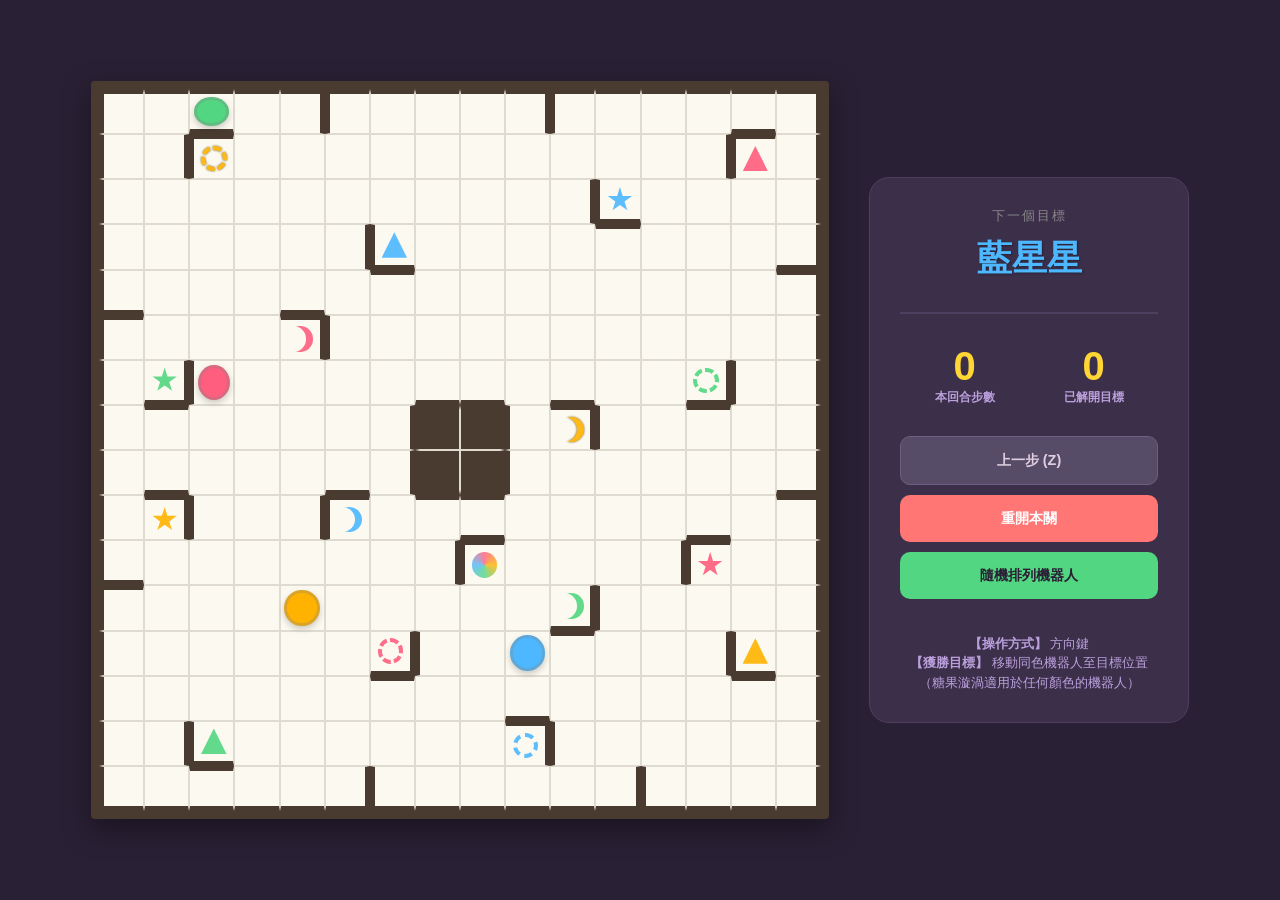
<file: v2.6.html>
<!DOCTYPE html>
<html lang="zh-Hant">
<head>
    <meta charset="UTF-8">
    <meta name="viewport" content="width=device-width, initial-scale=1.0">
    <title>反射軌跡v2.6</title>
    <style>
        :root {
            /* 地圖配色鎖定 */
            --bg-candy: #2a2035; 
            --panel-candy: #3b2f4a; 
            --grid-candy: #fcfaf0; /* 奶油白底盤 */
            --grid-line: #e0dbd1; 
            --wall-candy: #4a3b30; /* 巧克力深棕牆壁 */
            
            /* 糖果色鎖定 */
            --rb-red: #ff5e7e;    
            --rb-blue: #4db8ff;   
            --rb-green: #52d681;  
            --rb-yellow: #ffb300; 
            
            --accent-gold: #ffd633;
            --board-size: 82vh;

            /* 機器人邊框：30% 灰色 */
            --rb-border: rgba(128, 128, 128, 0.3);
        }

        * { box-sizing: border-box; font-family: 'Segoe UI', 'Microsoft JhengHei', sans-serif; }

        body {
            background-color: var(--bg-candy); color: #fdfaf5;
            margin: 0; height: 100vh; display: flex; justify-content: center; align-items: center; overflow: hidden;
        }

        .main-container {
            display: flex; gap: 40px; padding: 20px; width: 100%; height: 100vh; align-items: center; justify-content: center;
        }

        /* 棋盤 */
        .board-section { flex: 0 0 var(--board-size); }
        #game-board {
            width: var(--board-size); height: var(--board-size);
            display: grid; grid-template-columns: repeat(16, 1fr); grid-template-rows: repeat(16, 1fr);
            background-color: var(--grid-candy); 
            border: 8px solid var(--wall-candy);
            border-radius: 4px;
            position: relative;
            box-shadow: 0 10px 30px rgba(0,0,0,0.4);
        }

        /* 儀表板 */
        .dashboard-section {
            flex: 0 0 320px; display: flex; flex-direction: column; gap: 20px;
            background: var(--panel-candy); padding: 30px; border-radius: 20px; border: 1px solid #4e3e5f;
        }

        .target-panel { text-align: center; padding-bottom: 20px; border-bottom: 2px solid #4e3e5f; }
        .target-title { font-size: 0.8rem; color: #888; letter-spacing: 2px; }
        #target-name { font-size: 2.2rem; font-weight: 900; margin: 10px 0; text-shadow: 1px 1px 2px rgba(0,0,0,0.3); }

        .stats-panel { display: flex; justify-content: space-around; padding: 10px 0; }
        .stat-item { text-align: center; }
        .stat-value { font-size: 2.5rem; font-weight: bold; color: var(--accent-gold); }
        .stat-label { font-size: 0.75rem; color: #bca0dc; font-weight: bold; }

        .controls { display: grid; grid-template-columns: 1fr; gap: 10px; }
        button {
            padding: 14px; font-size: 0.9rem; font-weight: bold; border: none; border-radius: 10px;
            cursor: pointer; transition: 0.2s; text-transform: uppercase;
        }
        .btn-undo { background: #564c67; color: #e1cfe1; border: 1px solid #6c5f81; }
        .btn-restart { background: #ff7675; color: white; }
        .btn-next { background: #52d681; color: #2a2035; }

        button:hover { filter: brightness(1.1); transform: translateY(-2px); }

        /* 格子與牆 */
        .cell { position: relative; border: 0.5px solid var(--grid-line); }
        .wall-top { border-top: 5px solid var(--wall-candy); }
        .wall-left { border-left: 5px solid var(--wall-candy); }
        .wall-bottom { border-bottom: 5px solid var(--wall-candy); }
        .wall-right { border-right: 5px solid var(--wall-candy); }
        .center-block { background-color: var(--wall-candy) !important; }

        /* 機器人 - 更新：30% 灰色邊框與選取放大 */
        .robot { 
            width: 82%; height: 82%; border-radius: 50%; position: absolute;
            top: 9%; left: 9%; z-index: 10; cursor: pointer;
            border: 3px solid var(--rb-border); /* 30% 灰色邊框 */
            box-shadow: 0 3px 6px rgba(0,0,0,0.2);
            transition: all 0.15s cubic-bezier(0.18, 0.89, 0.32, 1.28);
        }
        
        /* 選取狀態：變大 1.2 倍、強化發光 */
        .robot.selected { 
            transform: scale(1.2); 
            z-index: 20; 
            box-shadow: 0 0 15px rgba(255,255,255,0.6), 0 5px 15px rgba(0,0,0,0.3);
            border-color: rgba(255,255,255,0.8); /* 選取時邊框變亮一點以示區別 */
        }

        /* 目標圖案 */
        .target-icon { width: 65%; height: 65%; position: absolute; top: 17.5%; left: 17.5%; opacity: 0.9; pointer-events: none; }
        .icon-sun { border-radius: 50%; border: 4px dashed currentColor; }
        .icon-star { clip-path: polygon(50% 0%, 61% 35%, 98% 35%, 68% 57%, 79% 91%, 50% 70%, 21% 91%, 32% 57%, 2% 35%, 39% 35%); background: currentColor; }
        .icon-moon { border-radius: 50%; box-shadow: inset -7px 0 0 currentColor; }
        .icon-triangle { clip-path: polygon(50% 0%, 0% 100%, 100% 100%); background: currentColor; }
        .target-yellow { filter: drop-shadow(0 0 1px #634500); }

        .swirl { border-radius: 50%; background: conic-gradient(var(--rb-red), var(--rb-yellow), var(--rb-green), var(--rb-blue), var(--rb-red)); animation: spin 5s linear infinite; opacity: 0.8;}
        @keyframes spin { from { transform: rotate(0deg); } to { transform: rotate(360deg); } }

        @keyframes bounce { 0%, 100% { transform: scale(1); } 50% { transform: scale(1.2); } }
        .success-anim { animation: bounce 0.5s ease 2; }
    </style>
</head>
<body>

    <div class="main-container">
        <div class="board-section">
            <div id="game-board"></div>
        </div>

        <div class="dashboard-section">
            <div class="target-panel">
                <div class="target-title">下一個目標</div>
                <div id="target-name">--</div>
            </div>

            <div class="stats-panel">
                <div class="stat-item">
                    <div id="count-num" class="stat-value">0</div>
                    <div class="stat-label">本回合步數</div>
                </div>
                <div class="stat-item">
                    <div id="total-targets" class="stat-value">0</div>
                    <div class="stat-label">已解開目標</div>
                </div>
            </div>

            <div class="controls">
                <button class="btn-undo" onclick="undo()">上一步 (Z)</button>
                <button class="btn-restart" onclick="restartLevel()">重開本關</button>
                <button class="btn-next" onclick="skipLevel()">隨機排列機器人</button>
            </div>

            <div style="margin-top: 15px; color: #bca0dc; font-size: 0.8rem; line-height: 1.5; text-align: center;">
                <b>【操作方式】</b> 方向鍵<br>
                <b>【獲勝目標】</b> 移動同色機器人至目標位置<br>
                （糖果漩渦適用於任何顏色的機器人）
            </div>
        </div>
    </div>

    <script>
        const COLORS = {
            red: '#ff5e7e',
            blue: '#4db8ff',
            green: '#52d681',
            yellow: '#ffb300' 
        };

        const MAP_DATA = [
            [9, 1, 5, 1, 3, 9, 1, 1, 1, 3, 9, 1, 1, 1, 5, 3],
            [8, 2, 9, 0, 0, 0, 0, 0, 0, 0, 0, 0, 0, 2, 9, 2],
            [8, 0, 0, 0, 0, 0, 0, 0, 0, 0, 2, 12, 0, 0, 0, 2],
            [8, 0, 0, 0, 0, 2, 12, 0, 0, 0, 0, 1, 0, 0, 0, 6],
            [12, 0, 0, 0, 4, 0, 1, 0, 0, 0, 0, 0, 0, 0, 0, 3],
            [9, 0, 0, 0, 3, 8, 0, 0, 0, 0, 0, 0, 0, 0, 0, 2],
            [8, 6, 8, 0, 0, 0, 0, 4, 4, 0, 4, 0, 0, 6, 8, 2],
            [8, 1, 0, 0, 0, 0, 2, 9, 3, 8, 3, 8, 0, 1, 0, 2],
            [8, 4, 0, 0, 0, 4, 2, 12, 6, 8, 0, 0, 0, 0, 0, 6],
            [8, 3, 8, 0, 2, 9, 0, 1, 5, 0, 0, 0, 0, 4, 0, 3],
            [12, 0, 0, 0, 0, 0, 0, 2, 9, 0, 0, 0, 2, 9, 0, 2],
            [9, 0, 0, 0, 0, 0, 0, 0, 0, 0, 6, 8, 0, 0, 0, 2],
            [8, 0, 0, 0, 0, 0, 6, 8, 0, 0, 1, 0, 0, 2, 12, 2],
            [8, 0, 0, 0, 0, 0, 1, 0, 0, 4, 0, 0, 0, 0, 1, 2],
            [8, 2, 12, 0, 0, 0, 0, 0, 0, 3, 8, 0, 0, 0, 0, 2],
            [12, 4, 5, 4, 4, 6, 12, 4, 4, 4, 4, 6, 12, 4, 4, 6]
        ];

        const TARGET_DATA = [
            { name: '黃太陽', color: COLORS.yellow, robot: 'yellow', type: 'icon-sun', r: 1, c: 2 },
            { name: '黃星星', color: COLORS.yellow, robot: 'yellow', type: 'icon-star', r: 9, c: 1 },
            { name: '黃月亮', color: COLORS.yellow, robot: 'yellow', type: 'icon-moon', r: 7, c: 10 },
            { name: '黃三角', color: COLORS.yellow, robot: 'yellow', type: 'icon-triangle', r: 12, c: 14 },
            { name: '紅太陽', color: COLORS.red, robot: 'red', type: 'icon-sun', r: 12, c: 6 },
            { name: '紅星星', color: COLORS.red, robot: 'red', type: 'icon-star', r: 10, c: 13 },
            { name: '紅月亮', color: COLORS.red, robot: 'red', type: 'icon-moon', r: 5, c: 4 },
            { name: '紅三角', color: COLORS.red, robot: 'red', type: 'icon-triangle', r: 1, c: 14 },
            { name: '藍太陽', color: COLORS.blue, robot: 'blue', type: 'icon-sun', r: 14, c: 9 },
            { name: '藍星星', color: COLORS.blue, robot: 'blue', type: 'icon-star', r: 2, c: 11 },
            { name: '藍月亮', color: COLORS.blue, robot: 'blue', type: 'icon-moon', r: 9, c: 5 },
            { name: '藍三角', color: COLORS.blue, robot: 'blue', type: 'icon-triangle', r: 3, c: 6 },
            { name: '綠太陽', color: COLORS.green, robot: 'green', type: 'icon-sun', r: 6, c: 13 },
            { name: '綠星星', color: COLORS.green, robot: 'green', type: 'icon-star', r: 6, c: 1 },
            { name: '綠月亮', color: COLORS.green, robot: 'green', type: 'icon-moon', r: 11, c: 10 },
            { name: '綠三角', color: COLORS.green, robot: 'green', type: 'icon-triangle', r: 14, c: 2 },
            { name: '糖果漩渦', color: 'swirl', robot: 'any', type: 'swirl', r: 10, c: 8 }
        ];

        let robots = [
            { id: 'red', r: 0, c: 0, color: COLORS.red },
            { id: 'blue', r: 0, c: 15, color: COLORS.blue },
            { id: 'green', r: 15, c: 0, color: COLORS.green },
            { id: 'yellow', r: 15, c: 15, color: COLORS.yellow }
        ];

        let currentTarget, selectedRobot = null, moveCount = 0, solvedCount = 0;
        let history = [], turnInitialPos = [];

        function init() {
            const board = document.getElementById('game-board');
            for(let r=0; r<16; r++) {
                for(let c=0; c<16; c++) {
                    const cell = document.createElement('div');
                    cell.className = 'cell'; cell.id = `cell-${r}-${c}`;
                    const v = MAP_DATA[r][c];
                    if(v & 1) cell.classList.add('wall-top');
                    if(v & 2) cell.classList.add('wall-right');
                    if(v & 4) cell.classList.add('wall-bottom');
                    if(v & 8) cell.classList.add('wall-left');
                    if((r===7||r===8)&&(c===7||c===8)) cell.classList.add('center-block');
                    const t = TARGET_DATA.find(x => x.r === r && x.c === c);
                    if(t) {
                        const icon = document.createElement('div');
                        icon.className = `target-icon ${t.type} ${t.color === COLORS.yellow ? 'target-yellow' : ''}`;
                        if(t.color !== 'swirl') icon.style.color = t.color;
                        cell.appendChild(icon);
                    }
                    board.appendChild(cell);
                }
            }
            randomizeRobots();
            pickTarget();
        }

        function randomizeRobots() {
            const forbidden = TARGET_DATA.map(t => `${t.r}-${t.c}`);
            for(let i=7; i<=8; i++) for(let j=7; j<=8; j++) forbidden.push(`${i}-${j}`);
            robots.forEach(rb => {
                let r, c;
                do {
                    r = Math.floor(Math.random()*16); c = Math.floor(Math.random()*16);
                } while (forbidden.includes(`${r}-${c}`) || robots.some(o => o !== rb && o.r === r && o.c === c));
                rb.r = r; rb.c = c;
            });
            turnInitialPos = JSON.parse(JSON.stringify(robots));
            renderRobots();
        }

        function renderRobots() {
            document.querySelectorAll('.robot').forEach(el => el.remove());
            robots.forEach(rb => {
                const cell = document.getElementById(`cell-${rb.r}-${rb.c}`);
                const div = document.createElement('div');
                div.className = 'robot' + (selectedRobot === rb ? ' selected' : '');
                div.style.backgroundColor = rb.color;
                div.onclick = (e) => { e.stopPropagation(); selectedRobot = rb; renderRobots(); };
                cell.appendChild(div);
            });
        }

        function pickTarget() {
            let next;
            do {
                next = TARGET_DATA[Math.floor(Math.random()*TARGET_DATA.length)];
            } while (
                next === currentTarget ||
                robots.some(rb => rb.r === next.r && rb.c === next.c && (next.robot === 'any' || rb.id === next.robot))
            );
            currentTarget = next;
            const nameEl = document.getElementById('target-name');
            nameEl.innerText = currentTarget.name;
            nameEl.style.color = currentTarget.color === 'swirl' ? '#fff' : currentTarget.color;
            nameEl.classList.remove('success-anim');
        }

        function move(dir) {
            if(!selectedRobot) return;
            const from = {r: selectedRobot.r, c: selectedRobot.c};
            let r = from.r, c = from.c;
            const offset = { 'top': [-1,0,1,4], 'right': [0,1,2,8], 'bottom': [1,0,4,1], 'left': [0,-1,8,2] }[dir];
            
            while(true) {
                if(MAP_DATA[r][c] & offset[2]) break;
                let nr = r + offset[0], nc = c + offset[1];
                if(nr < 0 || nr > 15 || nc < 0 || nc > 15 || (nr>=7 && nr<=8 && nc>=7 && nc<=8) || robots.some(o => o.r === nr && o.c === nc)) break;
                r = nr; c = nc;
                if(MAP_DATA[r][c] & offset[3]) break;
            }

            if(r !== from.r || c !== from.c) {
                history.push({id: selectedRobot.id, from: {...from}});
                selectedRobot.r = r; selectedRobot.c = c;
                moveCount++;
                updateUI();
                checkWin();
            }
        }

        function checkWin() {
            if(selectedRobot.r === currentTarget.r && selectedRobot.c === currentTarget.c) {
                if(currentTarget.robot === 'any' || selectedRobot.id === currentTarget.robot) {
                    solvedCount++;
                    document.getElementById('total-targets').innerText = solvedCount;
                    document.getElementById('target-name').classList.add('success-anim');
                    
                    const activeRb = selectedRobot;
                    selectedRobot = null;
                    
                    setTimeout(() => {
                        moveCount = 0;
                        document.getElementById('count-num').innerText = "0";
                        history = [];
                        turnInitialPos = JSON.parse(JSON.stringify(robots));
                        selectedRobot = activeRb;
                        pickTarget();
                        renderRobots();
                    }, 800);
                }
            }
        }

        function undo() {
            if(history.length === 0) return;
            const last = history.pop();
            const rb = robots.find(x => x.id === last.id);
            rb.r = last.from.r; rb.c = last.from.c;
            moveCount--;
            updateUI();
        }

        function restartLevel() {
            robots = JSON.parse(JSON.stringify(turnInitialPos));
            moveCount = 0;
            history = [];
            selectedRobot = null;
            updateUI();
        }

        function skipLevel() {
            randomizeRobots();
            moveCount = 0;
            history = [];
            selectedRobot = null;
            updateUI();
            pickTarget();
        }

        function updateUI() {
            document.getElementById('count-num').innerText = moveCount;
            renderRobots();
        }

        window.onload = init;
        window.onkeydown = (e) => {
            const k = {'arrowup':'top','arrowdown':'bottom','arrowleft':'left','arrowright':'right'}[e.key.toLowerCase()];
            if(k) { e.preventDefault(); move(k); }
            if(e.key.toLowerCase() === 'z') undo();
        };
    </script>
</body>
</html>
</file>
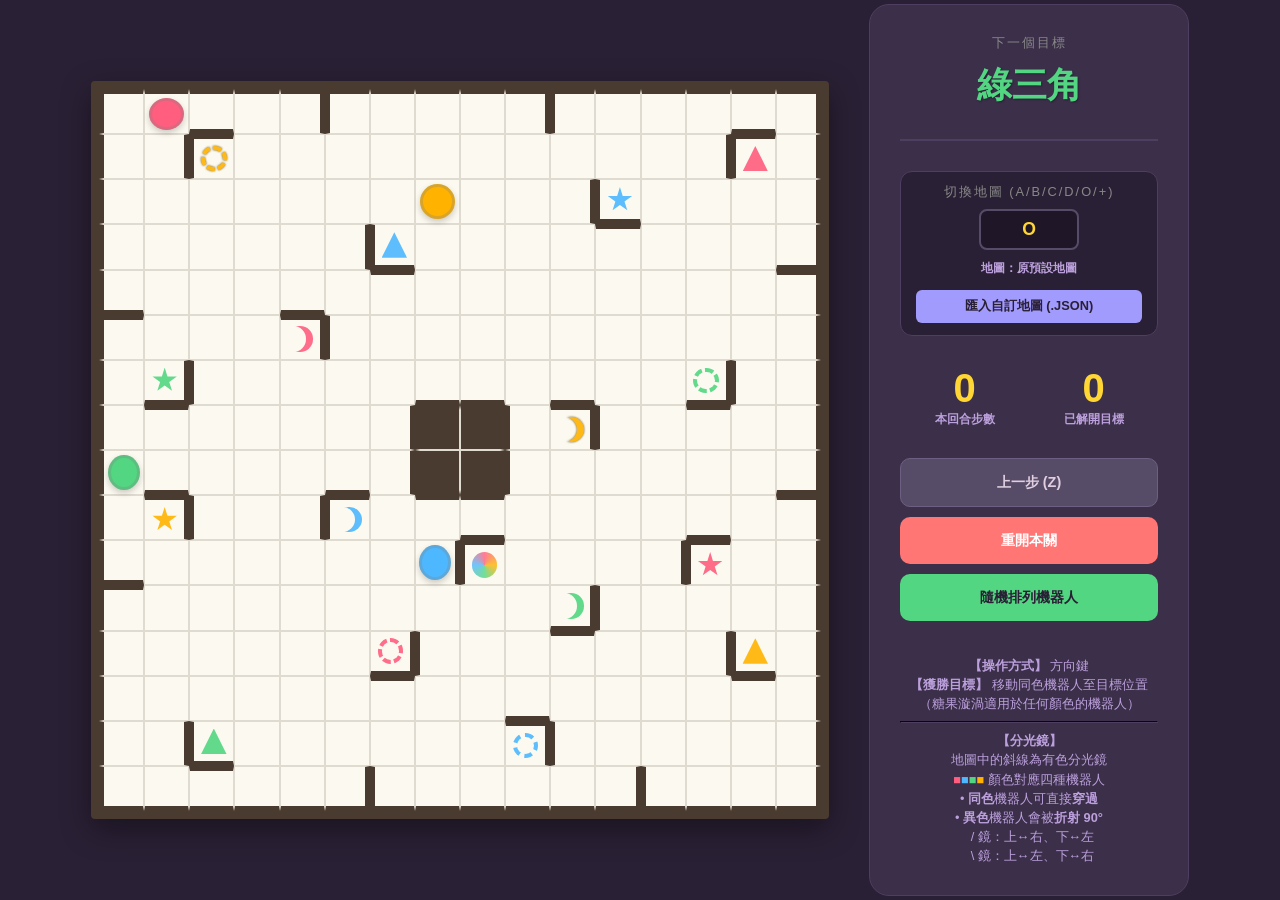
<file: V2.8.html>
<!DOCTYPE html>
<html lang="zh-Hant">
<head>
    <meta charset="UTF-8">
    <meta name="viewport" content="width=device-width, initial-scale=1.0">
    <title>反射軌跡v2.7</title>
    <style>
        :root {
            /* 地圖配色鎖定 */
            --bg-candy: #2a2035; 
            --panel-candy: #3b2f4a; 
            --grid-candy: #fcfaf0; /* 奶油白底盤 */
            --grid-line: #e0dbd1; 
            --wall-candy: #4a3b30; /* 巧克力深棕牆壁 */
            
            /* 糖果色鎖定 */
            --rb-red: #ff5e7e;    
            --rb-blue: #4db8ff;   
            --rb-green: #52d681;  
            --rb-yellow: #ffb300; 
            
            --accent-gold: #ffd633;
            --board-size: 82vh;

            /* 機器人邊框：30% 灰色 */
            --rb-border: rgba(128, 128, 128, 0.3);
        }

        * { box-sizing: border-box; font-family: 'Segoe UI', 'Microsoft JhengHei', sans-serif; }

        body {
            background-color: var(--bg-candy); color: #fdfaf5;
            margin: 0; height: 100vh; display: flex; justify-content: center; align-items: center; overflow: hidden;
        }

        .main-container {
            display: flex; gap: 40px; padding: 20px; width: 100%; height: 100vh; align-items: center; justify-content: center;
        }

        /* 棋盤 */
        .board-section { flex: 0 0 var(--board-size); }
        #game-board {
            width: var(--board-size); height: var(--board-size);
            display: grid; grid-template-columns: repeat(16, 1fr); grid-template-rows: repeat(16, 1fr);
            background-color: var(--grid-candy); 
            border: 8px solid var(--wall-candy);
            border-radius: 4px;
            position: relative;
            box-shadow: 0 10px 30px rgba(0,0,0,0.4);
        }

        /* 儀表板 */
        .dashboard-section {
            flex: 0 0 320px; display: flex; flex-direction: column; gap: 20px;
            background: var(--panel-candy); padding: 30px; border-radius: 20px; border: 1px solid #4e3e5f;
        }

        .target-panel { text-align: center; padding-bottom: 20px; border-bottom: 2px solid #4e3e5f; }
        .target-title { font-size: 0.8rem; color: #888; letter-spacing: 2px; }
        #target-name { font-size: 2.2rem; font-weight: 900; margin: 10px 0; text-shadow: 1px 1px 2px rgba(0,0,0,0.3); }

        .stats-panel { display: flex; justify-content: space-around; padding: 10px 0; }
        .stat-item { text-align: center; }
        .stat-value { font-size: 2.5rem; font-weight: bold; color: var(--accent-gold); }
        .stat-label { font-size: 0.75rem; color: #bca0dc; font-weight: bold; }

        .controls { display: grid; grid-template-columns: 1fr; gap: 10px; }
        button {
            padding: 14px; font-size: 0.9rem; font-weight: bold; border: none; border-radius: 10px;
            cursor: pointer; transition: 0.2s; text-transform: uppercase;
        }
        .btn-undo { background: #564c67; color: #e1cfe1; border: 1px solid #6c5f81; }
        .btn-restart { background: #ff7675; color: white; }
        .btn-next { background: #52d681; color: #2a2035; }

        button:hover { filter: brightness(1.1); transform: translateY(-2px); }

        /* 格子與牆 */
        .cell { position: relative; border: 0.5px solid var(--grid-line); }
        .wall-top { border-top: 5px solid var(--wall-candy); }
        .wall-left { border-left: 5px solid var(--wall-candy); }
        .wall-bottom { border-bottom: 5px solid var(--wall-candy); }
        .wall-right { border-right: 5px solid var(--wall-candy); }
        .center-block { background-color: var(--wall-candy) !important; }

        /* 機器人 - 更新：30% 灰色邊框與選取放大 */
        .robot { 
            width: 82%; height: 82%; border-radius: 50%; position: absolute;
            top: 9%; left: 9%; z-index: 10; cursor: pointer;
            border: 3px solid var(--rb-border); /* 30% 灰色邊框 */
            box-shadow: 0 3px 6px rgba(0,0,0,0.2);
            transition: all 0.15s cubic-bezier(0.18, 0.89, 0.32, 1.28);
        }
        
        /* 選取狀態：變大 1.2 倍、強化發光 */
        .robot.selected { 
            transform: scale(1.2); 
            z-index: 20; 
            box-shadow: 0 0 15px rgba(255,255,255,0.6), 0 5px 15px rgba(0,0,0,0.3);
            border-color: rgba(255,255,255,0.8); /* 選取時邊框變亮一點以示區別 */
        }

        /* 目標圖案 */
        .target-icon { width: 65%; height: 65%; position: absolute; top: 17.5%; left: 17.5%; opacity: 0.9; pointer-events: none; }
        .icon-sun { border-radius: 50%; border: 4px dashed currentColor; }
        .icon-star { clip-path: polygon(50% 0%, 61% 35%, 98% 35%, 68% 57%, 79% 91%, 50% 70%, 21% 91%, 32% 57%, 2% 35%, 39% 35%); background: currentColor; }
        .icon-moon { border-radius: 50%; box-shadow: inset -7px 0 0 currentColor; }
        .icon-triangle { clip-path: polygon(50% 0%, 0% 100%, 100% 100%); background: currentColor; }
        .target-yellow { filter: drop-shadow(0 0 1px #634500); }

        .swirl { border-radius: 50%; background: conic-gradient(var(--rb-red), var(--rb-yellow), var(--rb-green), var(--rb-blue), var(--rb-red)); animation: spin 5s linear infinite; opacity: 0.8;}
        @keyframes spin { from { transform: rotate(0deg); } to { transform: rotate(360deg); } }

        @keyframes bounce { 0%, 100% { transform: scale(1); } 50% { transform: scale(1.2); } }
        .success-anim { animation: bounce 0.5s ease 2; }

        /* 地圖切換面版 */
        .map-selector-panel {
            background: #2a2035;
            border-radius: 12px;
            padding: 12px 15px;
            border: 1px solid #4e3e5f;
            display: flex;
            flex-direction: column;
            gap: 8px;
            align-items: center;
            margin-top: 10px;
        }
        .map-input {
            width: 100px;
            padding: 8px 12px;
            font-size: 1.1rem;
            font-weight: bold;
            text-align: center;
            border: 2px solid #564c67;
            border-radius: 8px;
            background: #1f1728;
            color: var(--accent-gold);
            outline: none;
            transition: all 0.2s;
            text-transform: uppercase;
        }
        .map-input:focus {
            border-color: var(--accent-gold);
            box-shadow: 0 0 8px rgba(255, 214, 51, 0.4);
        }
        #map-name-display {
            font-size: 0.75rem;
            color: #bca0dc;
            font-weight: bold;
            margin-top: 2px;
        }

        /* 斜角有色牆壁 */
        .diagonal-wall {
            position: absolute;
            top: 0;
            left: 0;
            width: 100%;
            height: 100%;
            pointer-events: none;
            z-index: 2;
        }
        .diagonal-wall.slash {
            background: linear-gradient(to top right, transparent calc(50% - 4px), var(--diag-color) calc(50% - 2px), var(--diag-color) calc(50% + 2px), transparent calc(50% + 4px));
            filter: drop-shadow(0 0 2px var(--diag-color));
        }
        .diagonal-wall.backslash {
            background: linear-gradient(to bottom right, transparent calc(50% - 4px), var(--diag-color) calc(50% - 2px), var(--diag-color) calc(50% + 2px), transparent calc(50% + 4px));
            filter: drop-shadow(0 0 2px var(--diag-color));
        }
    </style>
</head>
<body>

    <div class="main-container">
        <div class="board-section">
            <div id="game-board"></div>
        </div>

        <div class="dashboard-section">
            <div class="target-panel">
                <div class="target-title">下一個目標</div>
                <div id="target-name">--</div>
            </div>

            <div class="map-selector-panel">
                <div class="target-title">切換地圖 (A/B/C/D/O/+)</div>
                <input type="text" id="map-input" maxlength="1" class="map-input" placeholder="O" value="O">
                <div id="map-name-display">地圖：原預設地圖</div>
                <button onclick="document.getElementById('game-file-input').click()" style="margin-top: 5px; width: 100%; padding: 8px; font-size: 0.8rem; background: #a29bfe; color: #2a2035; border: none; border-radius: 6px; cursor: pointer; font-weight: bold;">匯入自訂地圖 (.json)</button>
                <input type="file" id="game-file-input" accept=".json,.txt" style="display: none;" onchange="importCustomMapGame(this)">
            </div>

            <div class="stats-panel">
                <div class="stat-item">
                    <div id="count-num" class="stat-value">0</div>
                    <div class="stat-label">本回合步數</div>
                </div>
                <div class="stat-item">
                    <div id="total-targets" class="stat-value">0</div>
                    <div class="stat-label">已解開目標</div>
                </div>
            </div>

            <div class="controls">
                <button class="btn-undo" onclick="undo()">上一步 (Z)</button>
                <button class="btn-restart" onclick="restartLevel()">重開本關</button>
                <button class="btn-next" onclick="skipLevel()">隨機排列機器人</button>
            </div>

            <div style="margin-top: 15px; color: #bca0dc; font-size: 0.8rem; line-height: 1.5; text-align: center;">
                <b>【操作方式】</b> 方向鍵<br>
                <b>【獲勝目標】</b> 移動同色機器人至目標位置<br>
                （糖果漩渦適用於任何顏色的機器人）<br>
                <hr style="border-color: #4e3e5f; margin: 8px 0;">
                <b>【分光鏡】</b><br>
                地圖中的斜線為有色分光鏡<br>
                <span style="color: #ff5e7e;">■</span><span style="color: #4db8ff;">■</span><span style="color: #52d681;">■</span><span style="color: #ffb300;">■</span> 顏色對應四種機器人<br>
                • <b>同色</b>機器人可直接<b>穿過</b><br>
                • <b>異色</b>機器人會被<b>折射 90°</b><br>
                &nbsp;&nbsp;/ 鏡：上↔右、下↔左<br>
                &nbsp;&nbsp;\ 鏡：上↔左、下↔右
            </div>
        </div>
    </div>

    <script>
        const COLORS = {
            red: '#ff5e7e',
            blue: '#4db8ff',
            green: '#52d681',
            yellow: '#ffb300' 
        };

        const MAP_SETS = {
            O: {
                name: '原預設地圖',
                map: [
                    [9, 1, 5, 1, 3, 9, 1, 1, 1, 3, 9, 1, 1, 1, 5, 3],
                    [8, 2, 9, 0, 0, 0, 0, 0, 0, 0, 0, 0, 0, 2, 9, 2],
                    [8, 0, 0, 0, 0, 0, 0, 0, 0, 0, 2, 12, 0, 0, 0, 2],
                    [8, 0, 0, 0, 0, 2, 12, 0, 0, 0, 0, 1, 0, 0, 0, 6],
                    [12, 0, 0, 0, 4, 0, 1, 0, 0, 0, 0, 0, 0, 0, 0, 3],
                    [9, 0, 0, 0, 3, 8, 0, 0, 0, 0, 0, 0, 0, 0, 0, 2],
                    [8, 6, 8, 0, 0, 0, 0, 4, 4, 0, 4, 0, 0, 6, 8, 2],
                    [8, 1, 0, 0, 0, 0, 2, 9, 3, 8, 3, 8, 0, 1, 0, 2],
                    [8, 4, 0, 0, 0, 4, 2, 12, 6, 8, 0, 0, 0, 0, 0, 6],
                    [8, 3, 8, 0, 2, 9, 0, 1, 5, 0, 0, 0, 0, 4, 0, 3],
                    [12, 0, 0, 0, 0, 0, 0, 2, 9, 0, 0, 0, 2, 9, 0, 2],
                    [9, 0, 0, 0, 0, 0, 0, 0, 0, 0, 6, 8, 0, 0, 0, 2],
                    [8, 0, 0, 0, 0, 0, 6, 8, 0, 0, 1, 0, 0, 2, 12, 2],
                    [8, 0, 0, 0, 0, 0, 1, 0, 0, 4, 0, 0, 0, 0, 1, 2],
                    [8, 2, 12, 0, 0, 0, 0, 0, 0, 3, 8, 0, 0, 0, 0, 2],
                    [12, 4, 5, 4, 4, 6, 12, 4, 4, 4, 4, 6, 12, 4, 4, 6]
                ],
                targets: [
                    { name: '黃太陽', color: '#ffb300', robot: 'yellow', type: 'icon-sun', r: 1, c: 2 },
                    { name: '黃星星', color: '#ffb300', robot: 'yellow', type: 'icon-star', r: 9, c: 1 },
                    { name: '黃月亮', color: '#ffb300', robot: 'yellow', type: 'icon-moon', r: 7, c: 10 },
                    { name: '黃三角', color: '#ffb300', robot: 'yellow', type: 'icon-triangle', r: 12, c: 14 },
                    { name: '紅太陽', color: '#ff5e7e', robot: 'red', type: 'icon-sun', r: 12, c: 6 },
                    { name: '紅星星', color: '#ff5e7e', robot: 'red', type: 'icon-star', r: 10, c: 13 },
                    { name: '紅月亮', color: '#ff5e7e', robot: 'red', type: 'icon-moon', r: 5, c: 4 },
                    { name: '紅三角', color: '#ff5e7e', robot: 'red', type: 'icon-triangle', r: 1, c: 14 },
                    { name: '藍太陽', color: '#4db8ff', robot: 'blue', type: 'icon-sun', r: 14, c: 9 },
                    { name: '藍星星', color: '#4db8ff', robot: 'blue', type: 'icon-star', r: 2, c: 11 },
                    { name: '藍月亮', color: '#4db8ff', robot: 'blue', type: 'icon-moon', r: 9, c: 5 },
                    { name: '藍三角', color: '#4db8ff', robot: 'blue', type: 'icon-triangle', r: 3, c: 6 },
                    { name: '綠太陽', color: '#52d681', robot: 'green', type: 'icon-sun', r: 6, c: 13 },
                    { name: '綠星星', color: '#52d681', robot: 'green', type: 'icon-star', r: 6, c: 1 },
                    { name: '綠月亮', color: '#52d681', robot: 'green', type: 'icon-moon', r: 11, c: 10 },
                    { name: '綠三角', color: '#52d681', robot: 'green', type: 'icon-triangle', r: 14, c: 2 },
                    { name: '糖果漩渦', color: 'swirl', robot: 'any', type: 'swirl', r: 10, c: 8 }
                ]
            },
            A: {
                name: '1A2A3A4A',
                map: [
                    [9,1,1,3,9,1,1,1,1,3,9,1,1,1,1,3],
                    [8,0,0,0,0,6,8,0,0,0,0,0,0,6,8,6],
                    [10,12,0,0,0,1,0,0,0,4,0,0,0,1,0,3],
                    [12,1,0,0,0,0,4,0,2,9,0,0,0,0,4,2],
                    [9,0,0,0,0,2,9,0,0,0,0,0,0,0,3,10],
                    [8,0,4,0,0,0,0,0,0,0,0,0,0,0,0,2],
                    [8,0,3,8,0,0,0,4,4,0,0,2,12,0,0,2],
                    [8,0,0,0,0,0,2,9,3,8,0,0,1,0,0,2],
                    [8,0,0,0,0,6,10,12,6,8,0,0,0,0,0,6],
                    [8,0,4,0,0,1,0,1,5,0,0,0,0,4,0,3],
                    [8,0,3,8,0,0,0,2,9,0,0,0,2,9,0,2],
                    [12,0,0,0,0,0,0,0,0,0,6,8,0,0,0,2],
                    [9,0,0,0,4,0,0,0,0,0,1,0,0,2,12,2],
                    [8,0,0,2,9,0,0,0,0,4,0,0,0,0,1,2],
                    [8,0,0,0,0,2,12,0,0,3,8,0,0,0,0,2],
                    [12,4,4,4,6,12,5,4,4,4,4,6,12,4,4,6]
                ],
                targets: [
                    { name: '黃三角', color: '#ffb300', robot: 'yellow', type: 'icon-triangle', r: 12, c: 14 },
                    { name: '紅星星', color: '#ff5e7e', robot: 'red', type: 'icon-star', r: 10, c: 13 },
                    { name: '藍太陽', color: '#4db8ff', robot: 'blue', type: 'icon-sun', r: 14, c: 9 },
                    { name: '綠月亮', color: '#52d681', robot: 'green', type: 'icon-moon', r: 11, c: 10 },
                    { name: '糖果漩渦', color: 'swirl', robot: 'any', type: 'swirl', r: 10, c: 8 },
                    { name: '綠三角', color: '#52d681', robot: 'green', type: 'icon-triangle', r: 1, c: 13 },
                    { name: '紅太陽', color: '#ff5e7e', robot: 'red', type: 'icon-sun', r: 4, c: 14 },
                    { name: '藍月亮', color: '#4db8ff', robot: 'blue', type: 'icon-moon', r: 3, c: 9 },
                    { name: '黃太陽', color: '#ffb300', robot: 'yellow', type: 'icon-sun', r: 4, c: 6 },
                    { name: '黃星星', color: '#ffb300', robot: 'yellow', type: 'icon-star', r: 6, c: 12 },
                    { name: '紅月亮', color: '#ff5e7e', robot: 'red', type: 'icon-moon', r: 2, c: 1 },
                    { name: '綠星星', color: '#52d681', robot: 'green', type: 'icon-star', r: 1, c: 5 },
                    { name: '藍三角', color: '#4db8ff', robot: 'blue', type: 'icon-triangle', r: 6, c: 2 },
                    { name: '紅三角', color: '#ff5e7e', robot: 'red', type: 'icon-triangle', r: 8, c: 5 },
                    { name: '黃月亮', color: '#ffb300', robot: 'yellow', type: 'icon-moon', r: 14, c: 6 },
                    { name: '綠太陽', color: '#52d681', robot: 'green', type: 'icon-sun', r: 13, c: 4 },
                    { name: '藍星星', color: '#4db8ff', robot: 'blue', type: 'icon-star', r: 10, c: 2 }
                ]
            },
            B: {
                name: '3B2B1B4B',
                map: [
                    [9,1,5,1,3,9,1,1,1,3,9,1,1,1,5,3],
                    [8,2,9,0,0,0,0,0,0,0,0,0,0,2,9,2],
                    [8,0,0,0,0,0,0,0,0,0,2,12,0,0,0,2],
                    [8,0,0,0,0,2,12,0,0,0,0,1,0,0,0,6],
                    [12,0,0,0,4,0,1,0,0,0,0,0,0,0,0,3],
                    [9,0,0,0,3,8,0,0,0,0,0,0,0,0,0,2],
                    [8,6,8,0,0,0,0,4,4,0,4,0,0,6,8,2],
                    [8,1,0,0,0,0,2,9,3,8,3,8,4,1,0,2],
                    [8,4,0,0,0,4,2,12,6,8,0,2,9,0,0,2],
                    [8,3,8,0,2,9,0,1,1,2,12,0,0,0,0,2],
                    [12,0,0,0,0,0,0,0,0,0,1,0,0,0,0,6],
                    [9,0,0,0,0,0,0,0,0,6,8,0,0,0,4,3],
                    [8,0,0,0,0,0,6,8,0,1,0,0,0,0,3,10],
                    [8,0,0,0,0,0,1,0,0,0,0,0,0,4,0,2],
                    [8,2,12,0,0,0,0,0,0,0,0,0,2,9,0,2],
                    [12,4,5,4,4,6,12,4,4,4,6,12,4,4,4,6]
                ],
                targets: [
                    { name: '黃太陽', color: '#ffb300', robot: 'yellow', type: 'icon-sun', r: 1, c: 2 },
                    { name: '黃星星', color: '#ffb300', robot: 'yellow', type: 'icon-star', r: 9, c: 1 },
                    { name: '黃月亮', color: '#ffb300', robot: 'yellow', type: 'icon-moon', r: 7, c: 10 },
                    { name: '紅太陽', color: '#ff5e7e', robot: 'red', type: 'icon-sun', r: 12, c: 6 },
                    { name: '紅月亮', color: '#ff5e7e', robot: 'red', type: 'icon-moon', r: 5, c: 4 },
                    { name: '紅三角', color: '#ff5e7e', robot: 'red', type: 'icon-triangle', r: 1, c: 14 },
                    { name: '藍星星', color: '#4db8ff', robot: 'blue', type: 'icon-star', r: 2, c: 11 },
                    { name: '藍月亮', color: '#4db8ff', robot: 'blue', type: 'icon-moon', r: 9, c: 5 },
                    { name: '藍三角', color: '#4db8ff', robot: 'blue', type: 'icon-triangle', r: 3, c: 6 },
                    { name: '綠太陽', color: '#52d681', robot: 'green', type: 'icon-sun', r: 6, c: 13 },
                    { name: '綠星星', color: '#52d681', robot: 'green', type: 'icon-star', r: 6, c: 1 },
                    { name: '綠三角', color: '#52d681', robot: 'green', type: 'icon-triangle', r: 14, c: 2 },
                    { name: '紅太陽', color: '#ff5e7e', robot: 'red', type: 'icon-sun', r: 14, c: 13 },
                    { name: '綠月亮', color: '#52d681', robot: 'green', type: 'icon-moon', r: 12, c: 14 },
                    { name: '黃三角', color: '#ffb300', robot: 'yellow', type: 'icon-triangle', r: 11, c: 9 },
                    { name: '藍太陽', color: '#4db8ff', robot: 'blue', type: 'icon-sun', r: 9, c: 10 },
                    { name: '糖果漩渦', color: 'swirl', robot: 'any', type: 'swirl', r: 8, c: 12 }
                ]
            },
            C: {
                name: '1C2C3C4C',
                map: [
                    [9,1,1,1,1,3,9,1,3,9,1,5,1,1,1,3],
                    [8,0,0,4,0,0,0,0,0,0,2,9,0,0,0,6],
                    [8,0,2,9,0,0,0,0,0,0,0,0,0,0,4,3],
                    [12,0,4,0,2,12,0,0,0,0,0,0,0,0,3,10],
                    [9,0,3,8,0,1,0,0,0,6,8,0,0,0,0,2],
                    [8,0,0,0,6,8,0,0,0,1,0,0,0,0,0,2],
                    [8,0,0,0,1,0,0,4,4,0,0,2,12,0,0,2],
                    [8,0,0,0,0,0,2,9,3,8,0,0,1,0,0,2],
                    [8,0,0,0,0,0,2,12,6,8,0,0,0,0,0,2],
                    [8,0,0,0,0,0,0,1,1,0,0,0,0,2,12,2],
                    [8,4,0,0,2,12,0,0,0,6,8,0,4,0,1,2],
                    [10,9,0,0,0,1,4,0,0,1,0,2,9,0,0,6],
                    [8,0,0,0,0,0,3,8,4,0,0,0,0,0,0,3],
                    [12,0,0,0,0,0,0,2,9,0,4,0,0,0,0,2],
                    [9,0,0,6,8,0,0,0,0,0,3,8,0,0,0,2],
                    [12,4,4,5,4,6,12,4,4,4,4,4,6,12,4,6]
                ],
                targets: [
                    { name: '綠三角', color: '#52d681', robot: 'green', type: 'icon-triangle', r: 3, c: 14 },
                    { name: '紅太陽', color: '#ff5e7e', robot: 'red', type: 'icon-sun', r: 1, c: 11 },
                    { name: '藍三角', color: '#4db8ff', robot: 'blue', type: 'icon-triangle', r: 3, c: 5 },
                    { name: '黃太陽', color: '#ffb300', robot: 'yellow', type: 'icon-sun', r: 2, c: 3 },
                    { name: '紅月亮', color: '#ff5e7e', robot: 'red', type: 'icon-moon', r: 4, c: 2 },
                    { name: '綠星星', color: '#52d681', robot: 'green', type: 'icon-star', r: 5, c: 4 },
                    { name: '黃星星', color: '#ffb300', robot: 'yellow', type: 'icon-star', r: 6, c: 12 },
                    { name: '黃三角', color: '#ffb300', robot: 'yellow', type: 'icon-triangle', r: 9, c: 14 },
                    { name: '紅星星', color: '#ff5e7e', robot: 'red', type: 'icon-star', r: 11, c: 12 },
                    { name: '藍太陽', color: '#4db8ff', robot: 'blue', type: 'icon-sun', r: 14, c: 10 },
                    { name: '糖果漩渦', color: 'swirl', robot: 'any', type: 'swirl', r: 13, c: 8 },
                    { name: '藍星星', color: '#4db8ff', robot: 'blue', type: 'icon-star', r: 12, c: 6 },
                    { name: '藍月亮', color: '#4db8ff', robot: 'blue', type: 'icon-moon', r: 4, c: 9 },
                    { name: '紅三角', color: '#ff5e7e', robot: 'red', type: 'icon-triangle', r: 14, c: 3 },
                    { name: '黃月亮', color: '#ffb300', robot: 'yellow', type: 'icon-moon', r: 10, c: 5 },
                    { name: '綠太陽', color: '#52d681', robot: 'green', type: 'icon-sun', r: 11, c: 1 },
                    { name: '綠月亮', color: '#52d681', robot: 'green', type: 'icon-moon', r: 10, c: 9 }
                ]
            },
            D: {
                name: '1D2D3D4D',
                map: [
                    [9,1,3,9,1,1,1,1,1,3,9,1,5,1,1,3],
                    [8,0,0,0,0,0,4,0,0,0,0,0,3,8,0,2],
                    [8,0,0,0,0,6,9,0,0,6,8,0,0,0,0,2],
                    [8,0,0,0,0,1,0,0,2,9,0,0,0,0,0,2],
                    [8,0,0,0,0,0,0,0,0,0,0,0,0,0,0,2],
                    [10,12,0,0,0,0,0,0,0,0,0,0,0,0,0,6],
                    [12,1,0,0,4,0,0,4,4,0,2,12,0,0,0,3],
                    [9,0,0,0,3,8,2,9,3,8,4,1,0,0,0,2],
                    [8,0,4,0,0,0,2,12,6,10,9,0,0,0,0,6],
                    [8,0,3,8,0,0,0,1,1,0,0,0,0,0,4,3],
                    [12,0,0,0,0,2,12,0,0,0,0,0,0,2,9,2],
                    [9,0,0,0,0,0,1,0,0,0,0,0,4,0,0,2],
                    [8,0,0,0,6,8,0,0,0,0,0,0,3,12,0,2],
                    [8,0,0,2,9,0,0,0,0,6,8,0,0,1,0,2],
                    [8,0,0,0,0,0,0,0,0,1,0,0,0,0,0,2],
                    [12,4,6,12,4,4,4,4,4,4,6,12,4,4,4,6]
                ],
                targets: [
                    { name: '紅星星', color: '#ff5e7e', robot: 'red', type: 'icon-star', r: 10, c: 14 },
                    { name: '藍太陽', color: '#4db8ff', robot: 'blue', type: 'icon-sun', r: 12, c: 13 },
                    { name: '綠月亮', color: '#52d681', robot: 'green', type: 'icon-moon', r: 12, c: 12 },
                    { name: '黃三角', color: '#ffb300', robot: 'yellow', type: 'icon-triangle', r: 13, c: 9 },
                    { name: '糖果漩渦', color: 'swirl', robot: 'any', type: 'swirl', r: 8, c: 10 },
                    { name: '黃星星', color: '#ffb300', robot: 'yellow', type: 'icon-star', r: 6, c: 11 },
                    { name: '紅太陽', color: '#ff5e7e', robot: 'red', type: 'icon-sun', r: 1, c: 12 },
                    { name: '藍月亮', color: '#4db8ff', robot: 'blue', type: 'icon-moon', r: 3, c: 9 },
                    { name: '綠三角', color: '#52d681', robot: 'green', type: 'icon-triangle', r: 2, c: 9 },
                    { name: '黃太陽', color: '#ffb300', robot: 'yellow', type: 'icon-sun', r: 2, c: 6 },
                    { name: '綠星星', color: '#52d681', robot: 'green', type: 'icon-star', r: 2, c: 5 },
                    { name: '藍三角', color: '#4db8ff', robot: 'blue', type: 'icon-triangle', r: 7, c: 4 },
                    { name: '紅月亮', color: '#ff5e7e', robot: 'red', type: 'icon-moon', r: 5, c: 1 },
                    { name: '黃月亮', color: '#ffb300', robot: 'yellow', type: 'icon-moon', r: 10, c: 6 },
                    { name: '藍星星', color: '#4db8ff', robot: 'blue', type: 'icon-star', r: 9, c: 2 },
                    { name: '綠太陽', color: '#52d681', robot: 'green', type: 'icon-sun', r: 13, c: 4 },
                    { name: '紅三角', color: '#ff5e7e', robot: 'red', type: 'icon-triangle', r: 12, c: 4 }
                ]
            },
            '+': {
                name: '1D2D3D4D+',
                map: [
                    [9, 1, 1, 1, 1, 3, 9, 1, 3, 9, 1, 1, 1, 1, 1, 3],
                    [8, 0, 0, 0, 160, 0, 0, 0, 0, 2, 12, 0, 0, 0, 0, 2],
                    [8, 4, 0, 0, 0, 0, 0, 0, 0, 0, 1, 0, 6, 8, 32, 2],
                    [10, 9, 0, 0, 0, 0, 0, 0, 0, 160, 0, 2, 9, 0, 0, 2],
                    [8, 0, 0, 0, 0, 0, 6, 8, 0, 0, 0, 0, 0, 0, 0, 6],
                    [12, 0, 4, 0, 0, 0, 1, 2, 12, 0, 0, 0, 0, 4, 0, 3],
                    [9, 0, 3, 12, 0, 0, 0, 4, 5, 0, 0, 0, 0, 3, 8, 2],
                    [8, 0, 0, 1, 0, 208, 2, 9, 3, 8, 0, 0, 0, 0, 0, 2],
                    [8, 0, 0, 0, 32, 0, 2, 12, 6, 8, 0, 0, 0, 0, 0, 2],
                    [8, 2, 12, 0, 0, 0, 0, 1, 1, 0, 6, 8, 0, 0, 0, 2],
                    [8, 0, 3, 8, 0, 0, 0, 4, 0, 0, 1, 0, 4, 0, 0, 2],
                    [8, 0, 0, 0, 0, 0, 2, 9, 0, 0, 0, 0, 3, 12, 0, 2],
                    [12, 0, 0, 0, 0, 0, 0, 0, 0, 212, 0, 0, 0, 1, 0, 6],
                    [9, 80, 0, 0, 0, 0, 0, 0, 2, 9, 0, 0, 0, 0, 0, 3],
                    [8, 0, 0, 0, 0, 6, 8, 0, 0, 0, 0, 80, 0, 0, 0, 2],
                    [12, 4, 4, 4, 4, 5, 6, 12, 4, 4, 6, 12, 4, 4, 4, 6]
                ],
                targets: [
                    { name: '黃三角', color: '#ffb300', robot: 'yellow', type: 'icon-triangle', r: 6, c: 13 },
                    { name: '藍太陽', color: '#4db8ff', robot: 'blue', type: 'icon-sun', r: 2, c: 12 },
                    { name: '綠月亮', color: '#52d681', robot: 'green', type: 'icon-moon', r: 3, c: 12 },
                    { name: '紅星星', color: '#ff5e7e', robot: 'red', type: 'icon-star', r: 1, c: 10 },
                    { name: '糖果漩渦', color: 'swirl', robot: 'any', type: 'swirl', r: 5, c: 8 },
                    { name: '黃星星', color: '#ffb300', robot: 'yellow', type: 'icon-star', r: 4, c: 6 },
                    { name: '紅太陽', color: '#ff5e7e', robot: 'red', type: 'icon-sun', r: 3, c: 1 },
                    { name: '藍月亮', color: '#4db8ff', robot: 'blue', type: 'icon-moon', r: 6, c: 3 },
                    { name: '綠三角', color: '#52d681', robot: 'green', type: 'icon-triangle', r: 6, c: 2 },
                    { name: '黃太陽', color: '#ffb300', robot: 'yellow', type: 'icon-sun', r: 9, c: 2 },
                    { name: '綠星星', color: '#52d681', robot: 'green', type: 'icon-star', r: 10, c: 2 },
                    { name: '紅月亮', color: '#ff5e7e', robot: 'red', type: 'icon-moon', r: 14, c: 5 },
                    { name: '藍星星', color: '#4db8ff', robot: 'blue', type: 'icon-star', r: 13, c: 9 },
                    { name: '藍三角', color: '#4db8ff', robot: 'blue', type: 'icon-triangle', r: 11, c: 7 },
                    { name: '綠太陽', color: '#52d681', robot: 'green', type: 'icon-sun', r: 11, c: 13 },
                    { name: '紅三角', color: '#ff5e7e', robot: 'red', type: 'icon-triangle', r: 11, c: 12 },
                    { name: '黃月亮', color: '#ffb300', robot: 'yellow', type: 'icon-moon', r: 9, c: 10 }
                ]
            }
        };

        let MAP_DATA = [];
        let TARGET_DATA = [];

        let robots = [
            { id: 'red', r: 0, c: 0, color: COLORS.red },
            { id: 'blue', r: 0, c: 15, color: COLORS.blue },
            { id: 'green', r: 15, c: 0, color: COLORS.green },
            { id: 'yellow', r: 15, c: 15, color: COLORS.yellow }
        ];

        let currentTarget, selectedRobot = null, moveCount = 0, solvedCount = 0;
        let history = [], turnInitialPos = [];

        function loadMap(key) {
            const upKey = key.toUpperCase();
            if (!MAP_SETS[upKey]) return;

            MAP_DATA = MAP_SETS[upKey].map;
            TARGET_DATA = MAP_SETS[upKey].targets;

            const board = document.getElementById('game-board');
            board.innerHTML = '';
            for(let r=0; r<16; r++) {
                for(let c=0; c<16; c++) {
                    const cell = document.createElement('div');
                    cell.className = 'cell'; cell.id = `cell-${r}-${c}`;
                    const v = MAP_DATA[r][c];
                    if(v & 1) cell.classList.add('wall-top');
                    if(v & 2) cell.classList.add('wall-right');
                    if(v & 4) cell.classList.add('wall-bottom');
                    if(v & 8) cell.classList.add('wall-left');
                    if((r===7||r===8)&&(c===7||c===8)) cell.classList.add('center-block');

                    // 繪製斜角牆
                    const diagType = (v >> 4) & 3;
                    const diagColorIdx = (v >> 6) & 3;
                    if (diagType > 0) {
                        const diagWall = document.createElement('div');
                        diagWall.className = `diagonal-wall ${diagType === 1 ? 'slash' : 'backslash'}`;
                        const colorsList = ['red', 'blue', 'green', 'yellow'];
                        const colorKey = colorsList[diagColorIdx];
                        diagWall.style.setProperty('--diag-color', COLORS[colorKey]);
                        cell.appendChild(diagWall);
                    }

                    const t = TARGET_DATA.find(x => x.r === r && x.c === c);
                    if(t) {
                        const icon = document.createElement('div');
                        icon.className = `target-icon ${t.type} ${t.color === COLORS.yellow || t.color === '#ffb300' ? 'target-yellow' : ''}`;
                        if(t.color !== 'swirl') icon.style.color = t.color;
                        cell.appendChild(icon);
                    }
                    board.appendChild(cell);
                }
            }

            // 建立並附加 SVG 軌跡層
            const svg = document.createElementNS('http://www.w3.org/2000/svg', 'svg');
            svg.id = 'trajectory-svg';
            svg.setAttribute('viewBox', '0 0 16 16');
            svg.style.position = 'absolute';
            svg.style.top = '0';
            svg.style.left = '0';
            svg.style.width = '100%';
            svg.style.height = '100%';
            svg.style.pointerEvents = 'none';
            svg.style.zIndex = '5';
            svg.innerHTML = `
                <defs>
                    <filter id="glow" filterUnits="userSpaceOnUse" x="0" y="0" width="16" height="16">
                        <feGaussianBlur stdDeviation="0.12" result="blur" />
                        <feComposite in="SourceGraphic" in2="blur" operator="over" />
                    </filter>
                </defs>
            `;
            board.appendChild(svg);

            // Update Input and display
            const mapInput = document.getElementById('map-input');
            if (mapInput && mapInput.value.toUpperCase() !== upKey) {
                mapInput.value = upKey === 'CUSTOM' ? '' : upKey;
            }
            const mapNameDisplay = document.getElementById('map-name-display');
            if (mapNameDisplay) {
                mapNameDisplay.innerText = `地圖：${MAP_SETS[upKey].name}`;
            }

            // Reset level state
            solvedCount = 0;
            moveCount = 0;
            history = [];
            selectedRobot = null;

            document.getElementById('total-targets').innerText = solvedCount;
            document.getElementById('count-num').innerText = moveCount;

            randomizeRobots();
            pickTarget();
            drawTrajectories();
        }

        function importCustomMapGame(input) {
            const file = input.files[0];
            if (!file) return;
            const reader = new FileReader();
            reader.onload = function(e) {
                try {
                    const parsed = JSON.parse(e.target.result);
                    if (parsed.map && Array.isArray(parsed.map) && parsed.targets && Array.isArray(parsed.targets)) {
                        let mapName = parsed.name || file.name.substring(0, file.name.lastIndexOf('.')) || '自訂地圖';
                        MAP_SETS['CUSTOM'] = {
                            name: mapName,
                            map: parsed.map,
                            targets: parsed.targets
                        };
                        loadMap('CUSTOM');
                    } else {
                        alert('檔案格式錯誤，必須包含地圖與目標數據。');
                    }
                } catch(err) {
                    alert('無法解析檔案內容，請確保它是合法的地圖 JSON 文字格式。');
                }
            };
            reader.readAsText(file);
        }

        function init() {
            const mapInput = document.getElementById('map-input');
            mapInput.addEventListener('input', (e) => {
                const val = e.target.value.trim().toUpperCase();
                if (['A', 'B', 'C', 'D', 'O', '+'].includes(val)) {
                    loadMap(val);
                }
            });
            loadMap('O');
        }

        function randomizeRobots() {
            const forbidden = TARGET_DATA.map(t => `${t.r}-${t.c}`);
            for(let i=7; i<=8; i++) for(let j=7; j<=8; j++) forbidden.push(`${i}-${j}`);
            robots.forEach(rb => {
                let r, c;
                do {
                    r = Math.floor(Math.random()*16); c = Math.floor(Math.random()*16);
                } while (forbidden.includes(`${r}-${c}`) || robots.some(o => o !== rb && o.r === r && o.c === c));
                rb.r = r; rb.c = c;
            });
            turnInitialPos = JSON.parse(JSON.stringify(robots));
            renderRobots();
        }

        function renderRobots() {
            document.querySelectorAll('.robot').forEach(el => el.remove());
            robots.forEach(rb => {
                const cell = document.getElementById(`cell-${rb.r}-${rb.c}`);
                const div = document.createElement('div');
                div.className = 'robot' + (selectedRobot === rb ? ' selected' : '');
                div.style.backgroundColor = rb.color;
                div.onclick = (e) => { e.stopPropagation(); selectedRobot = rb; renderRobots(); };
                cell.appendChild(div);
            });
        }

        function pickTarget() {
            let next;
            do {
                next = TARGET_DATA[Math.floor(Math.random()*TARGET_DATA.length)];
            } while (
                next === currentTarget ||
                robots.some(rb => rb.r === next.r && rb.c === next.c && (next.robot === 'any' || rb.id === next.robot))
            );
            currentTarget = next;
            const nameEl = document.getElementById('target-name');
            nameEl.innerText = currentTarget.name;
            nameEl.style.color = currentTarget.color === 'swirl' ? '#fff' : currentTarget.color;
            nameEl.classList.remove('success-anim');
        }

        function move(dir) {
            if(!selectedRobot) return;
            const from = {r: selectedRobot.r, c: selectedRobot.c};
            let r = from.r, c = from.c;
            
            const getOffset = (d) => {
                return {
                    'top': [-1,0,1,4],
                    'right': [0,1,2,8],
                    'bottom': [1,0,4,1],
                    'left': [0,-1,8,2]
                }[d];
            };
            
            let offset = getOffset(dir);
            const visited = new Set();
            const path = [{r: r, c: c}];
            
            while(true) {
                const stateKey = `${r},${c},${dir}`;
                if (visited.has(stateKey)) break;
                visited.add(stateKey);

                if(MAP_DATA[r][c] & offset[2]) break;
                let nr = r + offset[0], nc = c + offset[1];
                if(nr < 0 || nr > 15 || nc < 0 || nc > 15 || (nr>=7 && nr<=8 && nc>=7 && nc<=8) || robots.some(o => o.r === nr && o.c === nc)) break;
                
                if(MAP_DATA[nr][nc] & offset[3]) break;
                r = nr; c = nc;
                path.push({r: r, c: c});
                
                // 檢查此格子是否有斜角牆反射
                const v = MAP_DATA[r][c];
                const diagType = (v >> 4) & 3;
                const diagColorIdx = (v >> 6) & 3;
                
                if (diagType > 0) {
                    const colorsList = ['red', 'blue', 'green', 'yellow'];
                    const wallColor = colorsList[diagColorIdx];
                    // 如果機器人顏色與牆壁不同，則折射
                    if (selectedRobot.id !== wallColor) {
                        if (diagType === 2) { // slash / (2 代表 slash)
                            if (dir === 'top') dir = 'right';
                            else if (dir === 'bottom') dir = 'left';
                            else if (dir === 'left') dir = 'bottom';
                            else if (dir === 'right') dir = 'top';
                        } else if (diagType === 1) { // backslash \ (1 代表 backslash)
                            if (dir === 'top') dir = 'left';
                            else if (dir === 'bottom') dir = 'right';
                            else if (dir === 'left') dir = 'top';
                            else if (dir === 'right') dir = 'bottom';
                        }
                        offset = getOffset(dir);
                    }
                }
            }

            if(r !== from.r || c !== from.c) {
                history.push({id: selectedRobot.id, from: {...from}, path: path});
                selectedRobot.r = r; selectedRobot.c = c;
                moveCount++;
                updateUI();
                checkWin();
            }
        }

        function checkWin() {
            if(selectedRobot.r === currentTarget.r && selectedRobot.c === currentTarget.c) {
                if(currentTarget.robot === 'any' || selectedRobot.id === currentTarget.robot) {
                    solvedCount++;
                    document.getElementById('total-targets').innerText = solvedCount;
                    document.getElementById('target-name').classList.add('success-anim');
                    
                    const activeRb = selectedRobot;
                    selectedRobot = null;
                    
                    setTimeout(() => {
                        moveCount = 0;
                        document.getElementById('count-num').innerText = "0";
                        history = [];
                        turnInitialPos = JSON.parse(JSON.stringify(robots));
                        selectedRobot = activeRb;
                        pickTarget();
                        renderRobots();
                        drawTrajectories();
                    }, 800);
                }
            }
        }

        function undo() {
            if(history.length === 0) return;
            const last = history.pop();
            const rb = robots.find(x => x.id === last.id);
            rb.r = last.from.r; rb.c = last.from.c;
            moveCount--;
            updateUI();
        }

        function restartLevel() {
            robots = JSON.parse(JSON.stringify(turnInitialPos));
            moveCount = 0;
            history = [];
            selectedRobot = null;
            updateUI();
        }

        function skipLevel() {
            randomizeRobots();
            moveCount = 0;
            history = [];
            selectedRobot = null;
            updateUI();
            pickTarget();
        }

        function updateUI() {
            document.getElementById('count-num').innerText = moveCount;
            renderRobots();
            drawTrajectories();
        }

        // 繪製軌跡線的 SVG 函數
        function drawTrajectories() {
            const svg = document.getElementById('trajectory-svg');
            if (!svg) return;
            
            // 清除現有的軌跡路徑與圓點
            const trails = svg.querySelectorAll('path, circle');
            trails.forEach(t => t.remove());

            if (history.length === 0) return;

            history.forEach((move) => {
                if (!move.path || move.path.length < 2) return;

                // 畫出移動路徑
                const pathEl = document.createElementNS('http://www.w3.org/2000/svg', 'path');
                let d = `M ${move.path[0].c + 0.5} ${move.path[0].r + 0.5}`;
                for (let i = 1; i < move.path.length; i++) {
                    d += ` L ${move.path[i].c + 0.5} ${move.path[i].r + 0.5}`;
                }

                pathEl.setAttribute('d', d);
                const color = COLORS[move.id] || '#fff';
                pathEl.setAttribute('stroke', color);
                pathEl.setAttribute('stroke-width', '0.12');
                pathEl.setAttribute('stroke-linecap', 'round');
                pathEl.setAttribute('stroke-linejoin', 'round');
                pathEl.setAttribute('fill', 'none');
                pathEl.setAttribute('opacity', '0.75');
                pathEl.setAttribute('filter', 'url(#glow)');
                
                svg.appendChild(pathEl);

                // 畫出該步起點的圓點
                const startCircle = document.createElementNS('http://www.w3.org/2000/svg', 'circle');
                startCircle.setAttribute('cx', move.path[0].c + 0.5);
                startCircle.setAttribute('cy', move.path[0].r + 0.5);
                startCircle.setAttribute('r', '0.08');
                startCircle.setAttribute('fill', color);
                startCircle.setAttribute('opacity', '0.85');
                svg.appendChild(startCircle);
            });
        }

        window.onload = init;
        window.onkeydown = (e) => {
            if (document.activeElement.tagName === 'INPUT') return;
            const k = {'arrowup':'top','arrowdown':'bottom','arrowleft':'left','arrowright':'right'}[e.key.toLowerCase()];
            if(k) { e.preventDefault(); move(k); }
            if(e.key.toLowerCase() === 'z') undo();
        };
    </script>
</body>
</html>
</file>
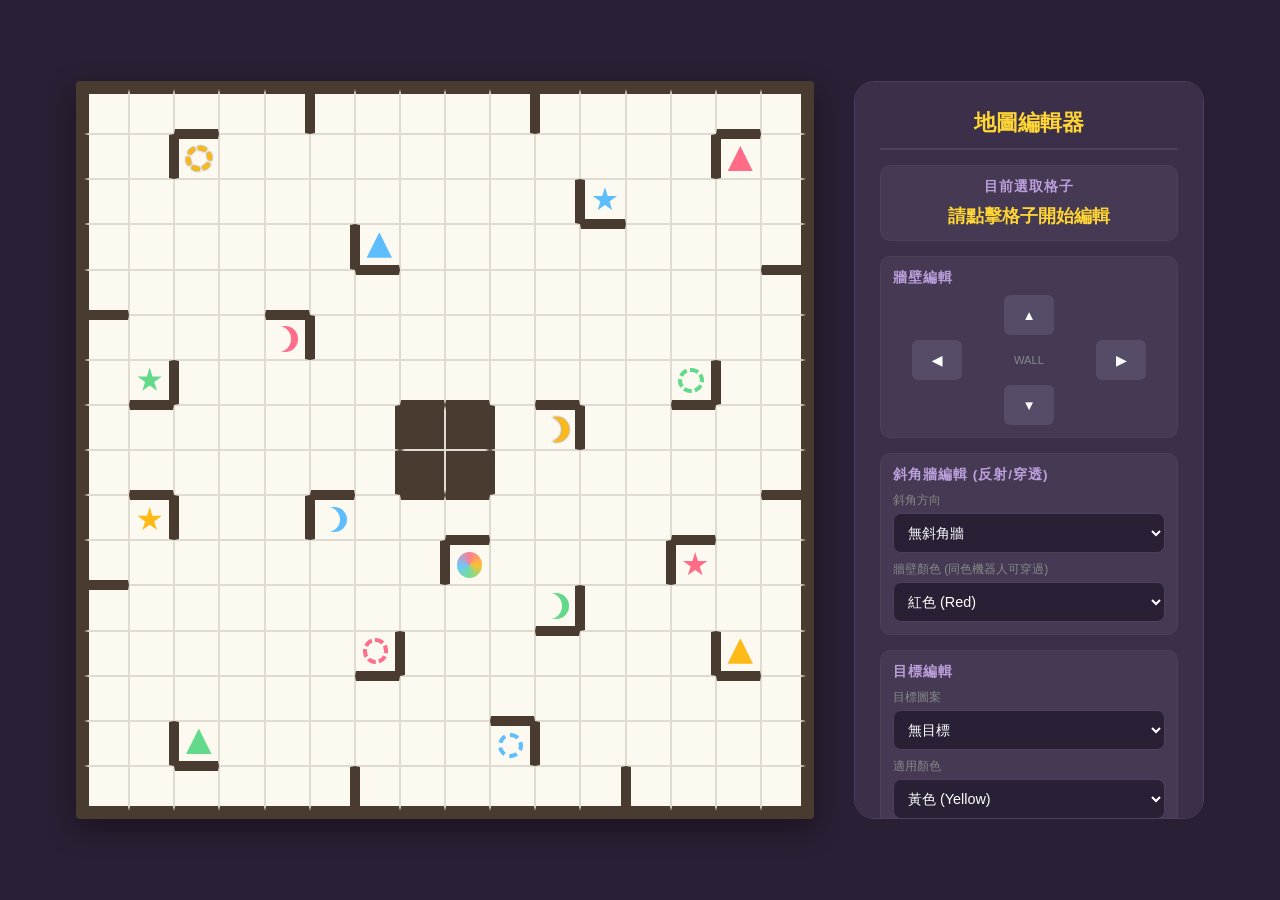
<file: V2.8map地圖編輯器.html>
<!DOCTYPE html>
<html lang="zh-Hant">
<head>
    <meta charset="UTF-8">
    <meta name="viewport" content="width=device-width, initial-scale=1.0">
    <title>反射軌跡v2.6 - 地圖編輯器</title>
    <style>
        :root {
            --bg-candy: #2a2035; 
            --panel-candy: #3b2f4a; 
            --grid-candy: #fcfaf0; /* 奶油白底盤 */
            --grid-line: #e0dbd1; 
            --wall-candy: #4a3b30; /* 巧克力深棕牆壁 */
            
            --rb-red: #ff5e7e;    
            --rb-blue: #4db8ff;   
            --rb-green: #52d681;  
            --rb-yellow: #ffb300; 
            
            --accent-gold: #ffd633;
            --board-size: 82vh;
            --accent-purple: #a29bfe;
        }

        * { box-sizing: border-box; font-family: 'Segoe UI', 'Microsoft JhengHei', sans-serif; }

        body {
            background-color: var(--bg-candy); color: #fdfaf5;
            margin: 0; height: 100vh; display: flex; justify-content: center; align-items: center; overflow: hidden;
        }

        .main-container {
            display: flex; gap: 40px; padding: 20px; width: 100%; height: 100vh; align-items: center; justify-content: center;
        }

        /* 棋盤 */
        .board-section { flex: 0 0 var(--board-size); }
        #editor-board {
            width: var(--board-size); height: var(--board-size);
            display: grid; grid-template-columns: repeat(16, 1fr); grid-template-rows: repeat(16, 1fr);
            background-color: var(--grid-candy); 
            border: 8px solid var(--wall-candy);
            border-radius: 4px;
            position: relative;
            box-shadow: 0 10px 30px rgba(0,0,0,0.4);
        }

        /* 儀表板 / 側邊欄 */
        .editor-panel {
            flex: 0 0 350px; display: flex; flex-direction: column; gap: 15px;
            background: var(--panel-candy); padding: 25px; border-radius: 20px; border: 1px solid #4e3e5f;
            height: var(--board-size); overflow-y: auto;
        }

        .panel-title {
            text-align: center; font-size: 1.4rem; font-weight: bold;
            color: var(--accent-gold); border-bottom: 2px solid #4e3e5f; padding-bottom: 10px; margin: 0;
        }

        .section-title {
            font-size: 0.85rem; color: #bca0dc; font-weight: bold; margin-bottom: 8px; text-transform: uppercase; letter-spacing: 1px;
        }

        .control-group {
            background: rgba(255,255,255,0.05); padding: 12px; border-radius: 10px; border: 1px solid rgba(255,255,255,0.03);
        }

        /* 格子與牆壁的樣式 */
        .cell {
            position: relative; border: 0.5px solid var(--grid-line); cursor: pointer;
            transition: background-color 0.15s;
        }
        .cell:hover {
            background-color: rgba(162, 155, 254, 0.15);
        }
        .cell.selected {
            background-color: rgba(255, 214, 51, 0.2) !important;
            outline: 2px solid var(--accent-gold);
            outline-offset: -2px;
            z-index: 5;
        }

        .wall-top { border-top: 5px solid var(--wall-candy); }
        .wall-left { border-left: 5px solid var(--wall-candy); }
        .wall-bottom { border-bottom: 5px solid var(--wall-candy); }
        .wall-right { border-right: 5px solid var(--wall-candy); }
        .center-block { background-color: var(--wall-candy) !important; }

        /* 目標圖案 */
        .target-icon { width: 65%; height: 65%; position: absolute; top: 17.5%; left: 17.5%; opacity: 0.9; pointer-events: none; }
        .icon-sun { border-radius: 50%; border: 4px dashed currentColor; }
        .icon-star { clip-path: polygon(50% 0%, 61% 35%, 98% 35%, 68% 57%, 79% 91%, 50% 70%, 21% 91%, 32% 57%, 2% 35%, 39% 35%); background: currentColor; }
        .icon-moon { border-radius: 50%; box-shadow: inset -7px 0 0 currentColor; }
        .icon-triangle { clip-path: polygon(50% 0%, 0% 100%, 100% 100%); background: currentColor; }
        .target-yellow { filter: drop-shadow(0 0 1px #634500); }

        .swirl { 
            border-radius: 50%; 
            background: conic-gradient(var(--rb-red), var(--rb-yellow), var(--rb-green), var(--rb-blue), var(--rb-red)); 
            opacity: 0.8;
        }

        /* 牆面控制按鈕配置 */
        .wall-controls {
            display: grid; grid-template-columns: repeat(3, 1fr); gap: 5px; justify-items: center;
        }
        .wall-btn {
            width: 50px; height: 40px; font-weight: bold; border: none; border-radius: 6px; cursor: pointer;
            background: #564c67; color: #fff; transition: 0.2s;
        }
        .wall-btn.active {
            background: var(--accent-gold); color: #2a2035;
        }
        .wall-btn:hover { filter: brightness(1.15); }

        /* 輸入框與選擇器 */
        select, textarea {
            width: 100%; padding: 10px; border-radius: 8px; border: 1px solid #4e3e5f;
            background: #2a2035; color: #fff; font-size: 0.9rem; outline: none;
        }
        select:focus, textarea:focus { border-color: var(--accent-purple); }

        /* 一般按鈕 */
        button.action-btn {
            width: 100%; padding: 12px; font-weight: bold; border: none; border-radius: 10px;
            cursor: pointer; transition: 0.2s; text-transform: uppercase; font-size: 0.85rem;
        }
        button.action-btn:hover { filter: brightness(1.1); transform: translateY(-1px); }

        .btn-save { background: #52d681; color: #2a2035; }
        .btn-reset { background: #564c67; color: #e1cfe1; }
        .btn-clear { background: #ff7675; color: white; }
        .btn-play { background: var(--accent-purple); color: #2a2035; }

        .btn-row { display: flex; gap: 8px; margin-top: 5px; }

        /* 幫助說明 */
        .help-text {
            color: #bca0dc; font-size: 0.75rem; line-height: 1.4;
        }

        /* 自訂滾動條 */
        ::-webkit-scrollbar { width: 6px; }
        ::-webkit-scrollbar-track { background: var(--panel-candy); }
        ::-webkit-scrollbar-thumb { background: #564c67; border-radius: 3px; }

        /* 斜角有色牆壁 */
        .diagonal-wall {
            position: absolute;
            top: 0;
            left: 0;
            width: 100%;
            height: 100%;
            pointer-events: none;
            z-index: 2;
        }
        .diagonal-wall.slash {
            background: linear-gradient(to top right, transparent calc(50% - 4px), var(--diag-color) calc(50% - 2px), var(--diag-color) calc(50% + 2px), transparent calc(50% + 4px));
            filter: drop-shadow(0 0 2px var(--diag-color));
        }
        .diagonal-wall.backslash {
            background: linear-gradient(to bottom right, transparent calc(50% - 4px), var(--diag-color) calc(50% - 2px), var(--diag-color) calc(50% + 2px), transparent calc(50% + 4px));
            filter: drop-shadow(0 0 2px var(--diag-color));
        }
    </style>
</head>
<body>

    <div class="main-container">
        <!-- 地圖區域 -->
        <div class="board-section">
            <div id="editor-board"></div>
        </div>

        <!-- 編輯面板 -->
        <div class="editor-panel">
            <h2 class="panel-title">地圖編輯器</h2>

            <!-- 選取資訊 -->
            <div class="control-group" style="text-align: center;">
                <div class="section-title">目前選取格子</div>
                <div id="selected-info" style="font-size: 1.1rem; font-weight: bold; color: var(--accent-gold);">
                    請點擊格子開始編輯
                </div>
            </div>

            <!-- 牆壁設定 -->
            <div class="control-group">
                <div class="section-title">牆壁編輯</div>
                <div class="wall-controls">
                    <div></div>
                    <button class="wall-btn" id="wall-top" onclick="toggleSelectedWall(1)">▲</button>
                    <div></div>
                    <button class="wall-btn" id="wall-left" onclick="toggleSelectedWall(8)">◀</button>
                    <div style="display: flex; align-items: center; justify-content: center; font-size: 0.7rem; color: #888;">WALL</div>
                    <button class="wall-btn" id="wall-right" onclick="toggleSelectedWall(2)">▶</button>
                    <div></div>
                    <button class="wall-btn" id="wall-bottom" onclick="toggleSelectedWall(4)">▼</button>
                    <div></div>
                </div>
            </div>

            <!-- 斜角牆設定 -->
            <div class="control-group">
                <div class="section-title">斜角牆編輯 (反射/穿透)</div>
                <div style="display: flex; flex-direction: column; gap: 8px;">
                    <div>
                        <label style="font-size: 0.75rem; color: #888; display: block; margin-bottom: 4px;">斜角方向</label>
                        <select id="diag-type" onchange="onDiagConfigChange()">
                            <option value="0">無斜角牆</option>
                            <option value="1">右上左下 ( / )</option>
                            <option value="2">左上右下 ( \ )</option>
                        </select>
                    </div>
                    <div>
                        <label style="font-size: 0.75rem; color: #888; display: block; margin-bottom: 4px;">牆壁顏色 (同色機器人可穿過)</label>
                        <select id="diag-color" onchange="onDiagConfigChange()">
                            <option value="0">紅色 (Red)</option>
                            <option value="1">藍色 (Blue)</option>
                            <option value="2">綠色 (Green)</option>
                            <option value="3">黃色 (Yellow)</option>
                        </select>
                    </div>
                </div>
            </div>

            <!-- 目標設定 -->
            <div class="control-group">
                <div class="section-title">目標編輯</div>
                <div style="display: flex; flex-direction: column; gap: 8px;">
                    <div>
                        <label style="font-size: 0.75rem; color: #888; display: block; margin-bottom: 4px;">目標圖案</label>
                        <select id="target-type" onchange="onTargetConfigChange()">
                            <option value="none">無目標</option>
                            <option value="icon-sun">太陽 (Sun)</option>
                            <option value="icon-star">星星 (Star)</option>
                            <option value="icon-moon">月亮 (Moon)</option>
                            <option value="icon-triangle">三角形 (Triangle)</option>
                            <option value="swirl">糖果漩渦 (Swirl)</option>
                        </select>
                    </div>
                    <div>
                        <label style="font-size: 0.75rem; color: #888; display: block; margin-bottom: 4px;">適用顏色</label>
                        <select id="target-color" onchange="onTargetConfigChange()">
                            <option value="#ffb300">黃色 (Yellow)</option>
                            <option value="#ff5e7e">紅色 (Red)</option>
                            <option value="#4db8ff">藍色 (Blue)</option>
                            <option value="#52d681">綠色 (Green)</option>
                            <option value="swirl">任何顏色 (糖果漩渦用)</option>
                        </select>
                    </div>
                </div>
            </div>

            <!-- 預設操作 -->
            <div class="control-group">
                <div class="section-title">操作功能</div>
                <button class="action-btn" onclick="document.getElementById('file-input-editor').click()" style="background: #a29bfe; color: #2a2035; font-weight: bold; width: 100%; border: none; border-radius: 10px; padding: 12px; cursor: pointer; margin-bottom: 8px;">匯入地圖檔案 (.json)</button>
                <input type="file" id="file-input-editor" accept=".json,.txt" style="display: none;" onchange="importMapFileEditor(this)">
                
                <div style="margin-top: 5px; margin-bottom: 5px;">
                    <label style="font-size: 0.75rem; color: #888; display: block; margin-bottom: 4px;">地圖名稱</label>
                    <input type="text" id="map-name" value="自訂地圖" placeholder="請輸入地圖名稱" style="width: 100%; padding: 8px; border-radius: 6px; border: 1px solid #4e3e5f; background: #2a2035; color: #fff; font-size: 0.85rem; outline: none;">
                </div>
                <button class="action-btn" onclick="downloadMapFile()" style="background: #ffeaa7; color: #2a2035; font-weight: bold; width: 100%; border: none; border-radius: 10px; padding: 12px; cursor: pointer;">導出地圖檔案 (.json)</button>
                <div class="btn-row" style="margin-top: 8px;">
                    <button class="action-btn btn-reset" onclick="loadDefaultMap()">預設地圖</button>
                    <button class="action-btn btn-clear" onclick="clearMap()">清空地圖</button>
                </div>
                <button class="action-btn btn-play" onclick="location.href='index.html'" style="margin-top: 8px;">開始遊戲 (返回)</button>
            </div>

            <!-- 數據導出導入 -->
            <div class="control-group">
                <div class="section-title">地圖代碼 (JSON)</div>
                <textarea id="json-io" rows="3" placeholder="地圖 JSON 代碼會在這裡生成，你也可以在此貼上代碼進行匯入"></textarea>
                <div class="btn-row">
                    <button class="action-btn btn-reset" style="padding: 6px;" onclick="exportJSON()">產生代碼</button>
                    <button class="action-btn btn-reset" style="padding: 6px;" onclick="importJSON()">匯入代碼</button>
                </div>
            </div>

            <!-- 操作說明 -->
            <div class="help-text">
                <b>【操作指南】</b><br>
                1. <b>滑鼠點擊格子邊緣</b>：可直接切換對應位置的牆壁（系統會自動同步相鄰格子的牆壁以符合反射軌跡規則）。<br>
                2. <b>點擊格子中央</b>：選取該格子，並可於右側編輯該格的目標圖案與適用顏色。<br>
                3. 地圖最外圈的邊界牆壁是鎖定無法移除的。<br>
                4. 地圖中心區 (7,7) 至 (8,8) 為固定障礙物。
            </div>
        </div>
    </div>

    <script>
        const COLORS = {
            red: '#ff5e7e',
            blue: '#4db8ff',
            green: '#52d681',
            yellow: '#ffb300' 
        };

        const DEFAULT_MAP = [
            [9, 1, 5, 1, 3, 9, 1, 1, 1, 3, 9, 1, 1, 1, 5, 3],
            [8, 2, 9, 0, 0, 0, 0, 0, 0, 0, 0, 0, 0, 2, 9, 2],
            [8, 0, 0, 0, 0, 0, 0, 0, 0, 0, 2, 12, 0, 0, 0, 2],
            [8, 0, 0, 0, 0, 2, 12, 0, 0, 0, 0, 1, 0, 0, 0, 6],
            [12, 0, 0, 0, 4, 0, 1, 0, 0, 0, 0, 0, 0, 0, 0, 3],
            [9, 0, 0, 0, 3, 8, 0, 0, 0, 0, 0, 0, 0, 0, 0, 2],
            [8, 6, 8, 0, 0, 0, 0, 4, 4, 0, 4, 0, 0, 6, 8, 2],
            [8, 1, 0, 0, 0, 0, 2, 9, 3, 8, 3, 8, 0, 1, 0, 2],
            [8, 4, 0, 0, 0, 4, 2, 12, 6, 8, 0, 0, 0, 0, 0, 6],
            [8, 3, 8, 0, 2, 9, 0, 1, 5, 0, 0, 0, 0, 4, 0, 3],
            [12, 0, 0, 0, 0, 0, 0, 2, 9, 0, 0, 0, 2, 9, 0, 2],
            [9, 0, 0, 0, 0, 0, 0, 0, 0, 0, 6, 8, 0, 0, 0, 2],
            [8, 0, 0, 0, 0, 0, 6, 8, 0, 0, 1, 0, 0, 2, 12, 2],
            [8, 0, 0, 0, 0, 0, 1, 0, 0, 4, 0, 0, 0, 0, 1, 2],
            [8, 2, 12, 0, 0, 0, 0, 0, 0, 3, 8, 0, 0, 0, 0, 2],
            [12, 4, 5, 4, 4, 6, 12, 4, 4, 4, 4, 6, 12, 4, 4, 6]
        ];

        const DEFAULT_TARGETS = [
            { name: '黃太陽', color: COLORS.yellow, robot: 'yellow', type: 'icon-sun', r: 1, c: 2 },
            { name: '黃星星', color: COLORS.yellow, robot: 'yellow', type: 'icon-star', r: 9, c: 1 },
            { name: '黃月亮', color: COLORS.yellow, robot: 'yellow', type: 'icon-moon', r: 7, c: 10 },
            { name: '黃三角', color: COLORS.yellow, robot: 'yellow', type: 'icon-triangle', r: 12, c: 14 },
            { name: '紅太陽', color: COLORS.red, robot: 'red', type: 'icon-sun', r: 12, c: 6 },
            { name: '紅星星', color: COLORS.red, robot: 'red', type: 'icon-star', r: 10, c: 13 },
            { name: '紅月亮', color: COLORS.red, robot: 'red', type: 'icon-moon', r: 5, c: 4 },
            { name: '紅三角', color: COLORS.red, robot: 'red', type: 'icon-triangle', r: 1, c: 14 },
            { name: '藍太陽', color: COLORS.blue, robot: 'blue', type: 'icon-sun', r: 14, c: 9 },
            { name: '藍星星', color: COLORS.blue, robot: 'blue', type: 'icon-star', r: 2, c: 11 },
            { name: '藍月亮', color: COLORS.blue, robot: 'blue', type: 'icon-moon', r: 9, c: 5 },
            { name: '藍三角', color: COLORS.blue, robot: 'blue', type: 'icon-triangle', r: 3, c: 6 },
            { name: '綠太陽', color: COLORS.green, robot: 'green', type: 'icon-sun', r: 6, c: 13 },
            { name: '綠星星', color: COLORS.green, robot: 'green', type: 'icon-star', r: 6, c: 1 },
            { name: '綠月亮', color: COLORS.green, robot: 'green', type: 'icon-moon', r: 11, c: 10 },
            { name: '綠三角', color: COLORS.green, robot: 'green', type: 'icon-triangle', r: 14, c: 2 },
            { name: '糖果漩渦', color: 'swirl', robot: 'any', type: 'swirl', r: 10, c: 8 }
        ];

        let MAP_DATA = [];
        let TARGET_DATA = [];
        let selectedCell = null; // { r, c }

        const typeNames = {
            'icon-sun': '太陽',
            'icon-star': '星星',
            'icon-moon': '月亮',
            'icon-triangle': '三角',
            'swirl': '漩渦'
        };
        const colorPrefixes = {
            '#ff5e7e': '紅',
            '#4db8ff': '藍',
            '#52d681': '綠',
            '#ffb300': '黃',
            'swirl': '糖果'
        };
        const robotColors = {
            '#ff5e7e': 'red',
            '#4db8ff': 'blue',
            '#52d681': 'green',
            '#ffb300': 'yellow',
            'swirl': 'any'
        };

        // 初始化
        function init() {
            loadPresetData();
            renderBoardStructure();
            renderGrid();
            updateEditorPanel();
        }

        function loadPresetData() {
            MAP_DATA = JSON.parse(JSON.stringify(DEFAULT_MAP));
            TARGET_DATA = JSON.parse(JSON.stringify(DEFAULT_TARGETS));
        }

        // 繪製棋盤 DOM 結構
        function renderBoardStructure() {
            const board = document.getElementById('editor-board');
            board.innerHTML = '';
            for(let r=0; r<16; r++) {
                for(let c=0; c<16; c++) {
                    const cell = document.createElement('div');
                    cell.className = 'cell'; 
                    cell.id = `cell-${r}-${c}`;
                    
                    // 點擊事件處理
                    cell.addEventListener('click', (e) => {
                        // 如果是中心禁區，不可編輯
                        if ((r===7 || r===8) && (c===7 || c===8)) return;
                        
                        const rect = cell.getBoundingClientRect();
                        const x = e.clientX - rect.left;
                        const y = e.clientY - rect.top;
                        const w = rect.width;
                        const h = rect.height;
                        
                        const threshold = 0.22;
                        let clickedWall = null;
                        
                        if (x < w * threshold) {
                            clickedWall = 8; // 左牆
                        } else if (x > w * (1 - threshold)) {
                            clickedWall = 2; // 右牆
                        } else if (y < h * threshold) {
                            clickedWall = 1; // 上牆
                        } else if (y > h * (1 - threshold)) {
                            clickedWall = 4; // 下牆
                        }
                        
                        if (clickedWall !== null) {
                            toggleWall(r, c, clickedWall);
                        } else {
                            selectCell(r, c);
                        }
                    });

                    board.appendChild(cell);
                }
            }
        }

        // 重新繪製格子上的牆壁和目標
        function renderGrid() {
            for(let r=0; r<16; r++) {
                for(let c=0; c<16; c++) {
                    const cell = document.getElementById(`cell-${r}-${c}`);
                    
                    // 清除牆壁類別與目標圖示
                    cell.className = 'cell';
                    if (selectedCell && selectedCell.r === r && selectedCell.c === c) {
                        cell.classList.add('selected');
                    }
                    
                    const innerIcon = cell.querySelector('.target-icon');
                    if (innerIcon) innerIcon.remove();

                    // 清除斜角牆
                    const innerDiag = cell.querySelector('.diagonal-wall');
                    if (innerDiag) innerDiag.remove();

                    // 套用牆壁
                    const v = MAP_DATA[r][c];
                    if(v & 1) cell.classList.add('wall-top');
                    if(v & 2) cell.classList.add('wall-right');
                    if(v & 4) cell.classList.add('wall-bottom');
                    if(v & 8) cell.classList.add('wall-left');
                    
                    // 中心點障礙物
                    if((r===7||r===8)&&(c===7||c===8)) {
                        cell.classList.add('center-block');
                    }

                    // 繪製斜角牆
                    const diagType = (v >> 4) & 3;
                    const diagColorIdx = (v >> 6) & 3;
                    if (diagType > 0) {
                        const diagWall = document.createElement('div');
                        diagWall.className = `diagonal-wall ${diagType === 1 ? 'slash' : 'backslash'}`;
                        const colorsList = ['red', 'blue', 'green', 'yellow'];
                        const colorKey = colorsList[diagColorIdx];
                        diagWall.style.setProperty('--diag-color', COLORS[colorKey]);
                        cell.appendChild(diagWall);
                    }

                    // 繪製目標
                    const t = TARGET_DATA.find(x => x.r === r && x.c === c);
                    if(t) {
                        const icon = document.createElement('div');
                        icon.className = `target-icon ${t.type} ${t.color === COLORS.yellow ? 'target-yellow' : ''}`;
                        if(t.color !== 'swirl') icon.style.color = t.color;
                        cell.appendChild(icon);
                    }
                }
            }
        }

        // 選取格子
        function selectCell(r, c) {
            selectedCell = { r, c };
            
            // 更新選取樣式
            document.querySelectorAll('.cell').forEach(el => el.classList.remove('selected'));
            const cell = document.getElementById(`cell-${r}-${c}`);
            if (cell) cell.classList.add('selected');

            updateEditorPanel();
        }

        // 更新右側面板狀態
        function updateEditorPanel() {
            const infoEl = document.getElementById('selected-info');
            const topBtn = document.getElementById('wall-top');
            const bottomBtn = document.getElementById('wall-bottom');
            const leftBtn = document.getElementById('wall-left');
            const rightBtn = document.getElementById('wall-right');
            const typeSelect = document.getElementById('target-type');
            const colorSelect = document.getElementById('target-color');
            const diagTypeSelect = document.getElementById('diag-type');
            const diagColorSelect = document.getElementById('diag-color');

            if (!selectedCell) {
                infoEl.innerText = "請點擊格子開始編輯";
                topBtn.className = 'wall-btn';
                bottomBtn.className = 'wall-btn';
                leftBtn.className = 'wall-btn';
                rightBtn.className = 'wall-btn';
                typeSelect.value = 'none';
                diagTypeSelect.value = '0';
                diagColorSelect.value = '0';
                return;
            }

            const { r, c } = selectedCell;
            infoEl.innerText = `第 ${r + 1} 列, 第 ${c + 1} 行 (格 ${r}-${c})`;

            // 讀取並標示目前格子的牆壁狀態
            const v = MAP_DATA[r][c];
            topBtn.className = 'wall-btn' + (v & 1 ? ' active' : '');
            rightBtn.className = 'wall-btn' + (v & 2 ? ' active' : '');
            bottomBtn.className = 'wall-btn' + (v & 4 ? ' active' : '');
            leftBtn.className = 'wall-btn' + (v & 8 ? ' active' : '');

            // 讀取斜角有色牆狀態
            diagTypeSelect.value = ((v >> 4) & 3).toString();
            diagColorSelect.value = ((v >> 6) & 3).toString();

            // 讀取目標狀態
            const t = TARGET_DATA.find(x => x.r === r && x.c === c);
            if (t) {
                typeSelect.value = t.type;
                colorSelect.value = t.color;
            } else {
                typeSelect.value = 'none';
            }
        }

        // 切換選取格子的牆壁 (點按鈕)
        function toggleSelectedWall(wallBit) {
            if (!selectedCell) return;
            toggleWall(selectedCell.r, selectedCell.c, wallBit);
        }

        // 切換牆壁邏輯 (含邊界鎖定與相鄰對稱)
        function toggleWall(r, c, wallBit) {
            // 外圍牆壁鎖定
            if (wallBit === 1 && r === 0) return;
            if (wallBit === 4 && r === 15) return;
            if (wallBit === 8 && c === 0) return;
            if (wallBit === 2 && c === 15) return;

            // 切換當前格
            MAP_DATA[r][c] ^= wallBit;

            // 同步切換相鄰格
            if (wallBit === 1 && r > 0) MAP_DATA[r-1][c] ^= 4; // 上格的下牆
            if (wallBit === 4 && r < 15) MAP_DATA[r+1][c] ^= 1; // 下格的上牆
            if (wallBit === 8 && c > 0) MAP_DATA[r][c-1] ^= 2; // 左格的右牆
            if (wallBit === 2 && c < 15) MAP_DATA[r][c+1] ^= 8; // 右格的左牆

            renderGrid();
            updateEditorPanel();
        }

        // 目標編輯器數值變更時自動儲存
        function onTargetConfigChange() {
            if (!selectedCell) return;
            const { r, c } = selectedCell;
            const type = document.getElementById('target-type').value;
            const color = document.getElementById('target-color').value;

            // 先移除原有的目標
            TARGET_DATA = TARGET_DATA.filter(x => !(x.r === r && x.c === c));

            // 如果選的不是「無」，則建立新目標
            if (type !== 'none') {
                const name = (colorPrefixes[color] || '') + (typeNames[type] || '');
                const robot = robotColors[color] || 'any';
                
                TARGET_DATA.push({
                    name: name,
                    color: color,
                    robot: robot,
                    type: type,
                    r: r,
                    c: c
                });
            }

            renderGrid();
        }

        // 斜角牆編輯器數值變更時自動儲存
        function onDiagConfigChange() {
            if (!selectedCell) return;
            const { r, c } = selectedCell;
            const typeVal = parseInt(document.getElementById('diag-type').value);
            const colorVal = parseInt(document.getElementById('diag-color').value);

            // 保留 0-3 bit (標準牆壁)，清除其餘
            let v = MAP_DATA[r][c] & 15;
            v |= (typeVal << 4);
            v |= (colorVal << 6);

            MAP_DATA[r][c] = v;

            renderGrid();
        }

        // 匯入地圖檔案至編輯器
        function importMapFileEditor(input) {
            const file = input.files[0];
            if (!file) return;
            const reader = new FileReader();
            reader.onload = function(e) {
                try {
                    const parsed = JSON.parse(e.target.result);
                    if (parsed.map && Array.isArray(parsed.map) && parsed.targets && Array.isArray(parsed.targets)) {
                        let mapName = parsed.name || file.name.substring(0, file.name.lastIndexOf('.')) || '自訂地圖';
                        MAP_DATA = parsed.map;
                        TARGET_DATA = parsed.targets;
                        document.getElementById('map-name').value = mapName;
                        renderGrid();
                        updateEditorPanel();
                        alert(`成功匯入並載入地圖「${mapName}」至編輯器！`);
                    } else {
                        alert('檔案格式錯誤，必須包含地圖與目標數據。');
                    }
                } catch(err) {
                    alert('無法解析檔案內容，請確保它是合法的地圖 JSON 文字格式。');
                }
            };
            reader.readAsText(file);
        }

        // 載入預設地圖並覆蓋
        function loadDefaultMap() {
            if (confirm('確定要載入預設的官方地圖嗎？這會覆蓋目前正在編輯的地圖。')) {
                loadPresetData();
                renderGrid();
                updateEditorPanel();
            }
        }

        // 清空地圖 (只留外圈牆壁與中心塊)
        function clearMap() {
            if (confirm('確定要清除所有的內部牆壁與目標嗎？')) {
                MAP_DATA = [];
                for(let r=0; r<16; r++) {
                    const row = [];
                    for(let c=0; c<16; c++) {
                        let val = 0;
                        // 四周邊界設定牆壁
                        if (r === 0) val |= 1;
                        if (r === 15) val |= 4;
                        if (c === 0) val |= 8;
                        if (c === 15) val |= 2;

                        // 固定中心障礙區的牆壁
                        if (r === 6 && (c === 7 || c === 8)) val |= 4; // (6,7)和(6,8)下方有牆
                        if (r === 9 && (c === 7 || c === 8)) val |= 1; // (9,7)和(9,8)上方有牆
                        if (c === 6 && (r === 7 || r === 8)) val |= 2; // (7,6)和(8,6)右方有牆
                        if (c === 9 && (r === 7 || r === 8)) val |= 8; // (7,9)和(8,9)左方有牆

                        if (r === 7 && c === 7) val |= 9;  // 中心左上：上、左牆
                        if (r === 7 && c === 8) val |= 3;  // 中心右上：上、右牆
                        if (r === 8 && c === 7) val |= 12; // 中心左下：下、左牆
                        if (r === 8 && c === 8) val |= 6;  // 中心右下：下、右牆

                        row.push(val);
                    }
                    MAP_DATA.push(row);
                }
                TARGET_DATA = [];
                renderGrid();
                updateEditorPanel();
            }
        }

        // 導出 JSON 代碼
        function exportJSON() {
            const data = {
                map: MAP_DATA,
                targets: TARGET_DATA
            };
            document.getElementById('json-io').value = JSON.stringify(data);
        }

        // 匯入 JSON 代碼
        function importJSON() {
            const code = document.getElementById('json-io').value.trim();
            if (!code) {
                alert('請先在文字框中貼入地圖 JSON 代碼！');
                return;
            }
            try {
                const parsed = JSON.parse(code);
                if (parsed.map && Array.isArray(parsed.map) && parsed.targets && Array.isArray(parsed.targets)) {
                    MAP_DATA = parsed.map;
                    TARGET_DATA = parsed.targets;
                    renderGrid();
                    updateEditorPanel();
                    alert('地圖代碼已成功匯入！(記得點擊「儲存並套用」以應用到遊戲中)');
                } else {
                    alert('代碼格式錯誤：必需包含 map 陣列與 targets 陣列！');
                }
            } catch(e) {
                alert('無法解析代碼，請確認是否為正確的 JSON 格式。' + e.message);
            }
        }

        // 下載地圖檔案
        function downloadMapFile() {
            let filename = document.getElementById('map-name').value.trim();
            if (!filename) {
                filename = '自訂地圖';
            }
            // 移除不合法的檔案字元
            filename = filename.replace(/[\\/:*?"<>|]/g, '');

            const data = {
                name: filename,
                map: MAP_DATA,
                targets: TARGET_DATA
            };
            const blob = new Blob([JSON.stringify(data, null, 4)], { type: "application/json;charset=utf-8" });
            const a = document.createElement("a");
            a.href = URL.createObjectURL(blob);
            a.download = `${filename}.json`;
            a.click();
            URL.revokeObjectURL(a.href);
        }

        window.onload = init;
    </script>
</body>
</html>
</file>
